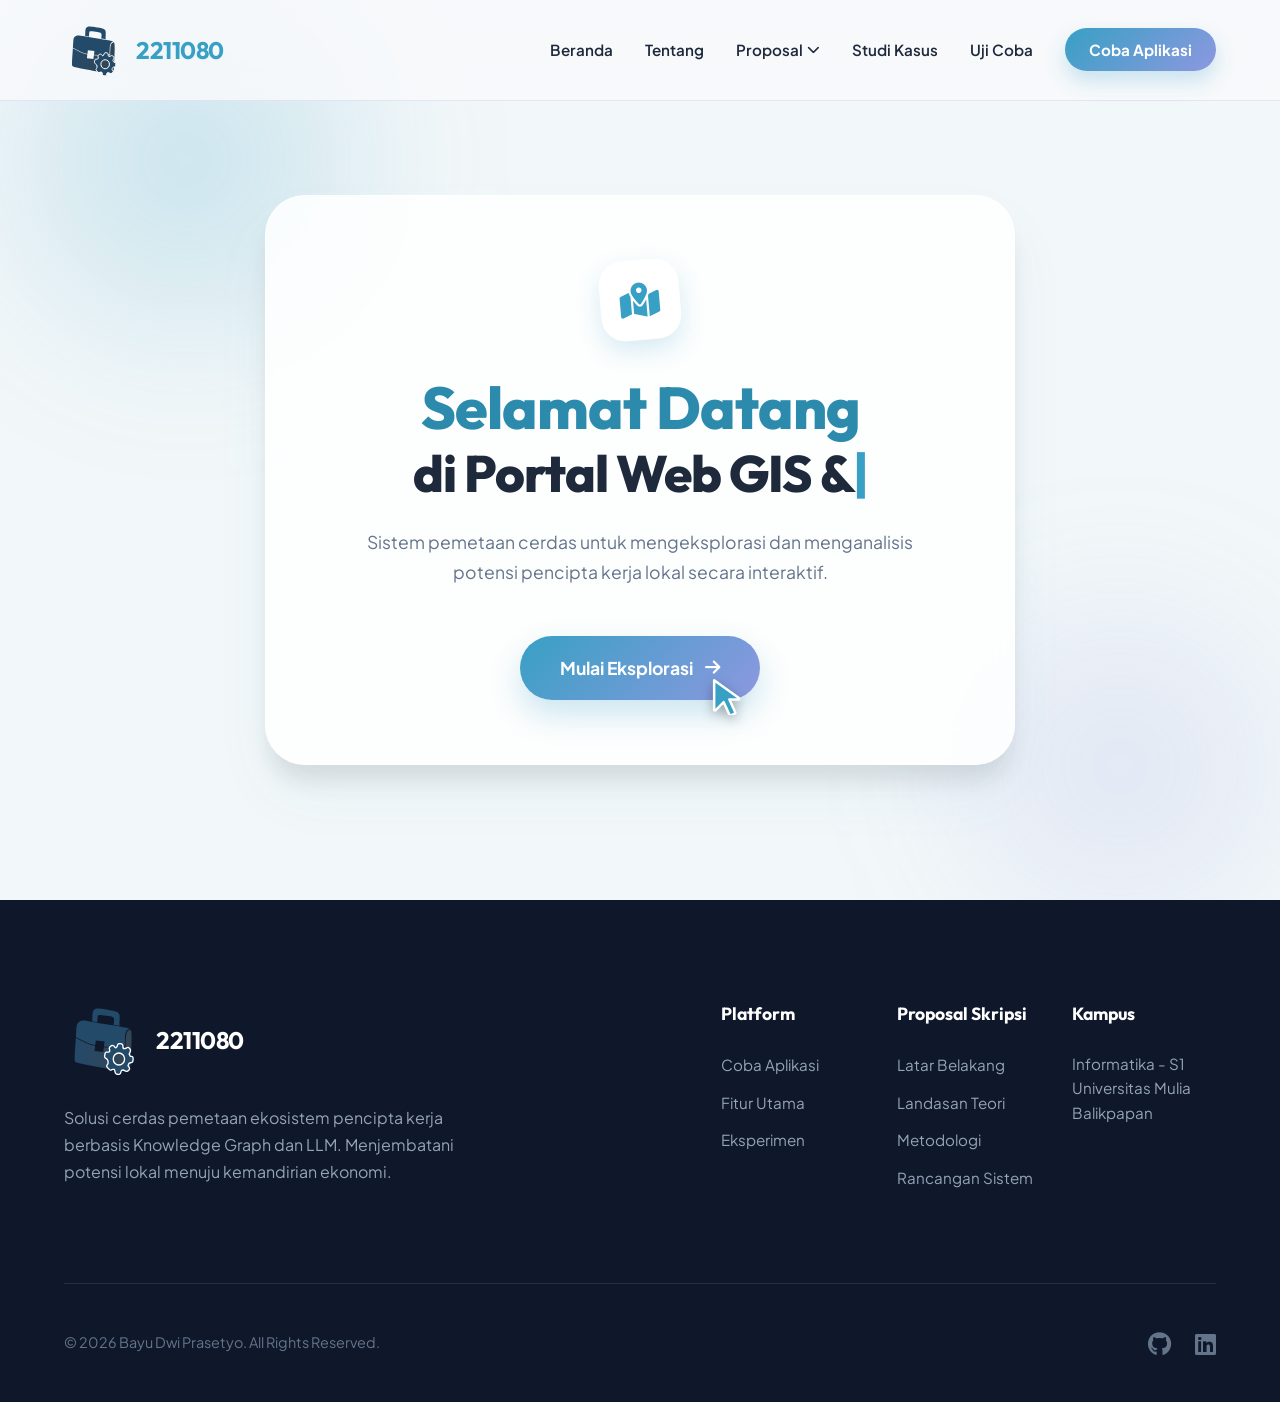
<file: templates/index.html>
<!DOCTYPE html>
<html lang="id">

<head>
    <meta charset="UTF-8">
    <meta name="viewport" content="width=device-width, initial-scale=1.0">
    <title>2211080 — Web GIS & AI Ekosistem Pencipta Kerja</title>
    <link rel="stylesheet" href="/static/css/global.css">
    <link rel="stylesheet" href="/static/css/index.css">
    <link rel="preconnect" href="https://fonts.googleapis.com">
    <link rel="preconnect" href="https://fonts.gstatic.com" crossorigin>
    <link
        href="https://fonts.googleapis.com/css2?family=Outfit:wght@300;400;600;700;800&family=Plus+Jakarta+Sans:wght@400;500;600;700;800&display=swap"
        rel="stylesheet">
    <link rel="stylesheet" href="https://cdnjs.cloudflare.com/ajax/libs/font-awesome/6.4.0/css/all.min.css">
    <link rel="icon" type="image/x-icon" href="/static/favicon.ico">
</head>

<body>
    <!-- Navigation -->
    <nav class="navbar" id="navbar">
        <a href="index.html" class="logo-container">
            <img src="/static/image/logo.svg" alt="Logo" class="logo-img">
            <h1 class="logo-text">2211080</h1>
        </a>

        <div class="mobile-toggle" id="mobile-toggle">
            <span></span>
            <span></span>
            <span></span>
        </div>

        <ul class="nav-menu">
            <li class="nav-item"><a href="beranda.html" class="nav-link">Beranda</a></li>
            <li class="nav-item"><a href="tentang.html" class="nav-link">Tentang</a></li>
            <li class="nav-item">
                <a href="#" class="nav-link">Proposal <i class="fa-solid fa-chevron-down"></i></a>
                <div class="dropdown-content">
                    <a href="beranda.html#latar-belakang" class="dropdown-link">Latar Belakang</a>
                    <a href="beranda.html#tinjauan-pustaka" class="dropdown-link">Tinjauan Pustaka</a>
                    <a href="beranda.html#teori" class="dropdown-link">Teori yang digunakan</a>
                    <a href="beranda.html#metodologi" class="dropdown-link">Metodologi</a>
                    <a href="beranda.html#rancangan" class="dropdown-link">Rancangan Sistem</a>
                </div>
            </li>
            <li class="nav-item"><a href="beranda.html#studi-kasus" class="nav-link">Studi Kasus</a></li>
            <li class="nav-item"><a href="beranda.html#uji-coba" class="nav-link">Uji Coba</a></li>
            <!-- <li class="nav-item"><a href="/auth" class="btn-cta">Coba Aplikasi</a></li> -->
            <li class="nav-item"><a href="soon.html" class="btn-cta">Coba Aplikasi</a></li>
        </ul>
    </nav>

    <!-- Main Hero Splash -->
    <main class="splash-main">
        
        <!-- Subtle Background Blobs -->
        <div class="splash-blob-1"></div>
        <div class="splash-blob-2"></div>

        <!-- Card Container -->
        <div class="splash-card">
            <div class="splash-icon-wrapper">
                <i class="fa-solid fa-map-location-dot"></i>
            </div>

            <h1 class="splash-title">Selamat Datang<br>di Portal Web GIS & AI Ekosistem</h1>
            
            <p class="splash-desc">
                Sistem pemetaan cerdas untuk mengeksplorasi dan menganalisis potensi pencipta kerja lokal secara interaktif.
            </p>

            <div class="splash-btn-group">
                <div class="splash-btn-container">
                    <a href="beranda.html" class="splash-btn splash-btn-primary">
                        Mulai Eksplorasi
                        <i class="fa-solid fa-arrow-right"></i>
                    </a>
                    <!-- Custom Animated Pointer SVG -->
                    <svg class="custom-hand-pointer" viewBox="0 0 24 24" xmlns="http://www.w3.org/2000/svg">
                        <path d="M5.5 3.21V20.8c0 .45.54.67.85.35l4.86-4.86 3.5 7.6c.15.33.54.46.86.31l2.25-1.04c.32-.15.46-.54.31-.86l-3.5-7.6h5.36c.45 0 .67-.54.35-.85L5.5 3.21z" fill="var(--primary)" stroke="white" stroke-width="1.5" stroke-linejoin="round"/>
                    </svg>
                </div>
            </div>
        </div>
    </main>

    <!-- Footer -->
    <footer class="footer-premium dark">
        <div class="footer-container">
            <div class="footer-main">
                <div class="footer-brand-box">
                    <div class="logo-container">
                        <img src="/static/image/logo.svg" alt="Logo" class="logo-img large">
                        <h2 class="logo-text white">2211080</h2>
                    </div>
                    <p class="brand-desc">Solusi cerdas pemetaan ekosistem pencipta kerja berbasis Knowledge Graph dan
                        LLM. Menjembatani potensi lokal menuju kemandirian ekonomi.</p>
                </div>

                <div class="footer-grid">
                    <div class="footer-column">
                        <h4>Platform</h4>
                        <ul>
                            <li><a href="/auth">Coba Aplikasi</a></li>
                            <!-- <li><a href="soon.html">Coba Aplikasi</a></li> -->
                            <li><a href="beranda.html#preview">Fitur Utama</a></li>
                            <li><a href="beranda.html#uji-coba">Eksperimen</a></li>
                        </ul>
                    </div>
                    <div class="footer-column">
                        <h4>Proposal Skripsi</h4>
                        <ul>
                            <li><a href="beranda.html#latar-belakang">Latar Belakang</a></li>
                            <li><a href="beranda.html#teori">Landasan Teori</a></li>
                            <li><a href="beranda.html#metodologi">Metodologi</a></li>
                            <li><a href="beranda.html#rancangan">Rancangan Sistem</a></li>
                        </ul>
                    </div>
                    <div class="footer-column">
                        <h4>Kampus</h4>
                        <p class="campus-text">Informatika - S1<br>Universitas Mulia<br>Balikpapan</p>
                    </div>
                </div>
            </div>

            <div class="footer-bottom">
                <div class="divider"></div>
                <div class="bottom-flex">
                    <p class="copyright">&copy; 2026 Bayu Dwi Prasetyo. All Rights Reserved.</p>
                    <div class="social-icons">
                        <a href="#"><i class="fa-brands fa-github"></i></a>
                        <a href="https://www.linkedin.com/in/bayu-dwi-prasetyo-02918a337" target="_blank" rel="noopener noreferrer"><i class="fa-brands fa-linkedin"></i></a>
                    </div>
                </div>
            </div>
        </div>
    </footer>

    <script src="/static/js/script_global.js"></script>
</body>

</html>
</file>
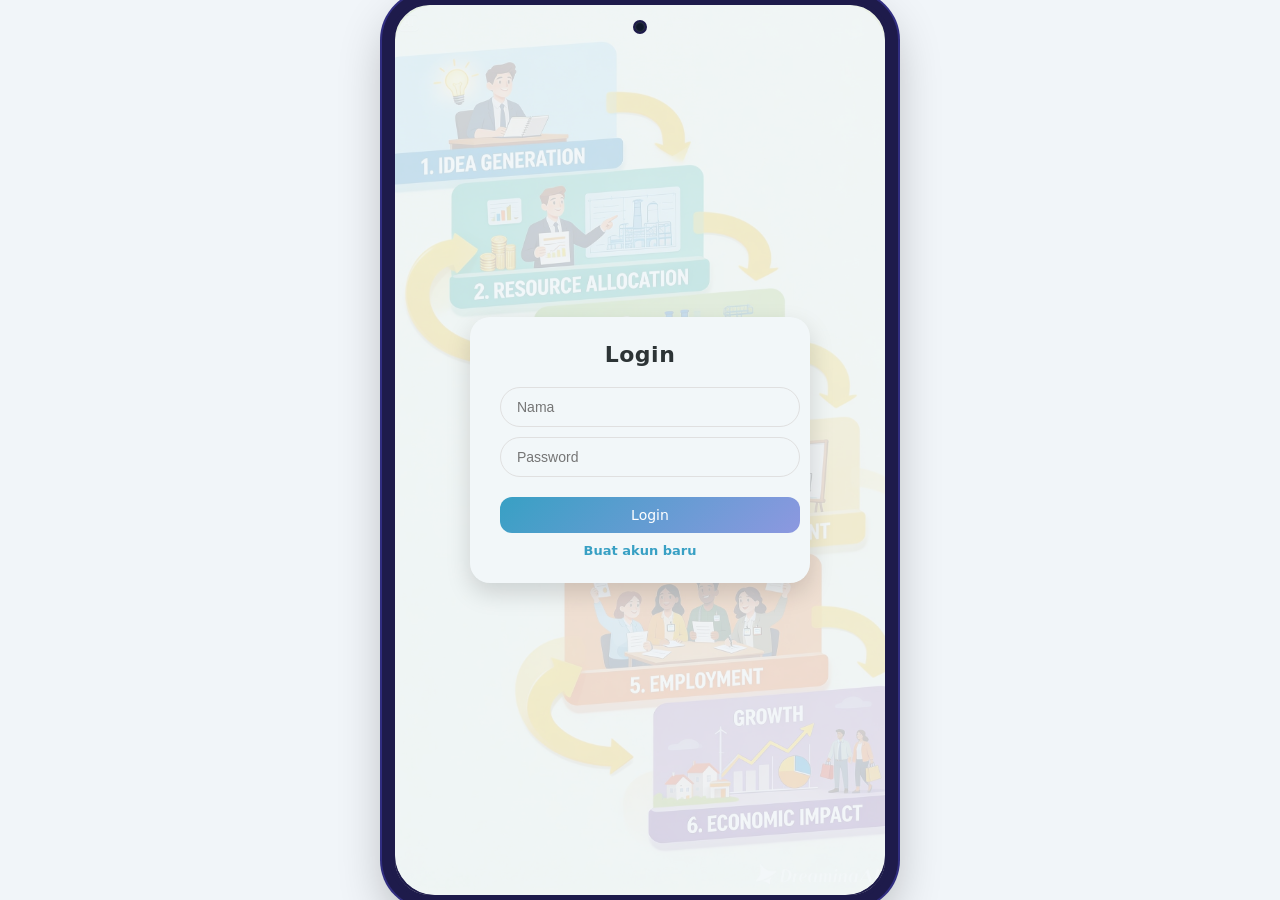
<file: templates/auth.html>
<!doctype html>
<html lang="id">

<head>
  <meta charset="UTF-8" />
  <meta name="viewport" content="width=device-width, initial-scale=1.0" />
  <title>Login Form</title>
  <link rel="stylesheet" href="/static/css/auth.css" />
  <link rel="stylesheet" href="/static/css/notification.css" />

  <link rel="icon" type="image/x-icon" href="/static/image/icon.ico">
</head>

<body>
  <!-- LOGIN USER -->
  <div class="app">
    <div class="form-box" id="loginUser">
      <h2>Login</h2>
      <form action="/login" method="POST">
        <input type="text" name="nama_akun" placeholder="Nama" />
        <input type="password" name="password" placeholder="Password" />

        <button style="width: 100%; margin: 10px">Login</button>
      </form>
      <p style="text-align: center; font-size: 13px">
        <a href="#" onclick="showForm('register')">Buat akun baru</a>
      </p>

    </div>

    <!-- REGISTER -->
    <div class="form-box" id="register" style="display: none">
      <h2>Register</h2>
      <form action="/register" method="POST" enctype="multipart/form-data">
        <input type="text" name="nama_akun" placeholder="Nama Akun" />
        <input type="text" name="nama" placeholder="Nama" />
        <input type="password" name="password" placeholder="Password" />

        <!-- Upload Foto -->
        <div class="multi-upload">
          <!-- Tambahkan ini di dalam div .multi-upload, sebelum label upload -->
          <p style="font-size: 13px; color: #555; margin-bottom: 6px">
            Tambahkan foto profil agar orang berinteraksi dengan Anda
          </p>

          <label class="upload-box-small">
            Upload Foto
            <input type="file" name="foto" accept="image/*" onchange="previewImage(event)" />
          </label>

          <div class="preview-grid" id="preview"></div>
        </div>

        <button style="width: 100%; margin: 10px">Daftar</button>
      </form>

      <p style="text-align: center; font-size: 13px">
        <a href="#" onclick="showForm('loginUser')">Kembali ke Login</a>
      </p>
    </div>


    <div id="loginInvalidAlertOverlay" class="notif-alert-overlay">
      <div class="notif-alert-box">
        <div class="notif-alert-icon">
          <svg width="50" height="50" viewBox="0 0 24 24" fill="none" stroke="white" stroke-width="2.5"
            stroke-linecap="round" stroke-linejoin="round">
            <path d="M10.29 3.86L1.82 18a2 2 0 0 0 1.71 3h16.94a2 2 0 0 0 1.71-3L13.71 3.86a2 2 0 0 0-3.42 0z"></path>
            <line x1="12" y1="9" x2="12" y2="13"></line>
            <line x1="12" y1="17" x2="12.01" y2="17"></line>
          </svg>
        </div>
        <div class="notif-alert-message">
          <h3>Peringatan !!!</h3>
          <p>
            Maaf, nama akun atau password anda salah!
          </p>
        </div>
        <button class="notif-alert-btn" onclick="closeLoginInvalidAlert()">
          Tutup
        </button>
      </div>
    </div>

    <!-- REGISTER ALERT -->
    <div id="registerInvalidAlertOverlay" class="notif-alert-overlay">
      <div class="notif-alert-box">
        <div class="notif-alert-icon">
          <svg width="50" height="50" viewBox="0 0 24 24" fill="none" stroke="white" stroke-width="2.5"
            stroke-linecap="round" stroke-linejoin="round">
            <path d="M10.29 3.86L1.82 18a2 2 0 0 0 1.71 3h16.94a2 2 0 0 0 1.71-3L13.71 3.86a2 2 0 0 0-3.42 0z"></path>
            <line x1="12" y1="9" x2="12" y2="13"></line>
            <line x1="12" y1="17" x2="12.01" y2="17"></line>
          </svg>
        </div>
        <div class="notif-alert-message">
          <h3>Peringatan !!!</h3>
          <p>
            Maaf akun anda tidak terdaftar silahkan klik mendaftar.
          </p>
        </div>
        <button class="notif-alert-btn" onclick="closeRegisterInvalidAlert()">
          Tutup
        </button>
      </div>
    </div>
    <!-- REGISTER FIeLD ALERT -->
    <div id="registerFieldInvalidAlertOverlay" class="notif-alert-overlay">
      <div class="notif-alert-box">
        <div class="notif-alert-icon">
          <svg width="50" height="50" viewBox="0 0 24 24" fill="none" stroke="white" stroke-width="2.5"
            stroke-linecap="round" stroke-linejoin="round">
            <path d="M10.29 3.86L1.82 18a2 2 0 0 0 1.71 3h16.94a2 2 0 0 0 1.71-3L13.71 3.86a2 2 0 0 0-3.42 0z"></path>
            <line x1="12" y1="9" x2="12" y2="13"></line>
            <line x1="12" y1="17" x2="12.01" y2="17"></line>
          </svg>
        </div>
        <div class="notif-alert-message">
          <h3>Peringatan !!!</h3>
          <p>
            Maaf Semua field wajib diisi!
          </p>
        </div>
        <button class="notif-alert-btn" onclick="closeRegisterAccountFieldInvalidAlert()">
          Tutup
        </button>
      </div>
    </div>
    <!-- REGISTER NAME ACCOUNT ALERT -->
    <div id="registerNameInvalidAlertOverlay" class="notif-alert-overlay">
      <div class="notif-alert-box">
        <div class="notif-alert-icon">
          <svg width="50" height="50" viewBox="0 0 24 24" fill="none" stroke="white" stroke-width="2.5"
            stroke-linecap="round" stroke-linejoin="round">
            <path d="M10.29 3.86L1.82 18a2 2 0 0 0 1.71 3h16.94a2 2 0 0 0 1.71-3L13.71 3.86a2 2 0 0 0-3.42 0z"></path>
            <line x1="12" y1="9" x2="12" y2="13"></line>
            <line x1="12" y1="17" x2="12.01" y2="17"></line>
          </svg>
        </div>
        <div class="notif-alert-message">
          <h3>Peringatan !!!</h3>
          <p>
            Maaf Nama akun sudah digunakan!
          </p>
        </div>
        <button class="notif-alert-btn" onclick="closeRegisterNameAccountInvalidAlert()">
          Tutup
        </button>
      </div>
    </div>

    <!-- LOADING -->
    <div id="loader-overlay" style="display: none">
      <div class="loader-box">
        <img src="/static/image/actor/job-creation.svg" class="jc-loader-img" alt="Loading" />
        <div class="loading">Loading<span class="dots"></span></div>
      </div>
    </div>

    <!-- SUCCESS -->
    <div id="success-overlay" style="display: none">
      <div class="message-box">
        <div class="checkmark">
          <svg width="60" height="60" viewBox="0 0 24 24" fill="none" stroke="#4CAF50" stroke-width="3"
            stroke-linecap="round" stroke-linejoin="round">
            <polyline points="20 6 9 17 4 12"></polyline>
          </svg>
        </div>
        <div class="heading">Sukses!</div>
        <div class="content" id="success-message-text">
          Akun berhasil dibuat! Silakan login kembali.
        </div>
      </div>
    </div>
  </div>
</body>
<script>
  function showForm(type) {
    document.getElementById("loginUser").style.display = "none";
    document.getElementById("register").style.display = "none";

    document.getElementById(type).style.display = "block";
  }
  // ambil parameter dari URL
  const params = new URLSearchParams(window.location.search);
  const error = params.get("error");

  // tampilkan alert sesuai kondisi
  if (error === "wrong_password") {
    document.getElementById("loginInvalidAlertOverlay").style.display =
      "flex";
  }

  if (error === "user_not_found") {
    document.getElementById("registerInvalidAlertOverlay").style.display =
      "flex";
  }
  // REGISTER
  if (error === "register_field_invalid") {
    document.getElementById(
      "registerFieldInvalidAlertOverlay",
    ).style.display = "flex";
    showForm("register"); // 🔥 PINDAH KE REGISTER
  }

  if (error === "register_name_used") {
    document.getElementById("registerNameInvalidAlertOverlay").style.display =
      "flex";
    showForm("register"); // 🔥 PINDAH KE REGISTER
  }
  // SUCCESS REGISTER
  if (error === "register_success") {
    document.getElementById("success-overlay").style.display = "flex";

    // auto hilang + redirect ke login
    setTimeout(() => {
      document.getElementById("success-overlay").style.display = "none";
      showForm("loginUser");
    }, 2000);
  }
  function closeLoginInvalidAlert() {
    document.getElementById("loginInvalidAlertOverlay").style.display =
      "none";
  }

  function closeRegisterInvalidAlert() {
    document.getElementById("registerInvalidAlertOverlay").style.display =
      "none";
  }
  function closeRegisterAccountFieldInvalidAlert() {
    document.getElementById(
      "registerFieldInvalidAlertOverlay",
    ).style.display = "none";
  }

  function closeRegisterNameAccountInvalidAlert() {
    document.getElementById("registerNameInvalidAlertOverlay").style.display =
      "none";
  }

  // 🔥 LOADER SAAT SUBMIT FORM
  const forms = document.querySelectorAll("form");

  forms.forEach((form) => {
    form.addEventListener("submit", function () {
      document.getElementById("loader-overlay").style.display = "flex";
    });
  });
  // preview foto
  function previewImage(event) {
    const preview = document.getElementById("preview");
    preview.innerHTML = "";

    const file = event.target.files[0];
    if (file) {
      const reader = new FileReader();
      reader.onload = function (e) {
        const img = document.createElement("img");
        img.src = e.target.result;
        img.classList.add("preview-img");
        preview.appendChild(img);
      };
      reader.readAsDataURL(file);
    }
  }


  const inputAkunList = document.querySelectorAll('input[name="nama_akun"]');

  inputAkunList.forEach((input) => {
    input.addEventListener("blur", function () {
      let val = input.value.trim().toLowerCase();

      if (val && !val.includes("@2211080.com")) {
        input.value = val + "@2211080.com";
      }
    });
  });
</script>

</html>
</file>
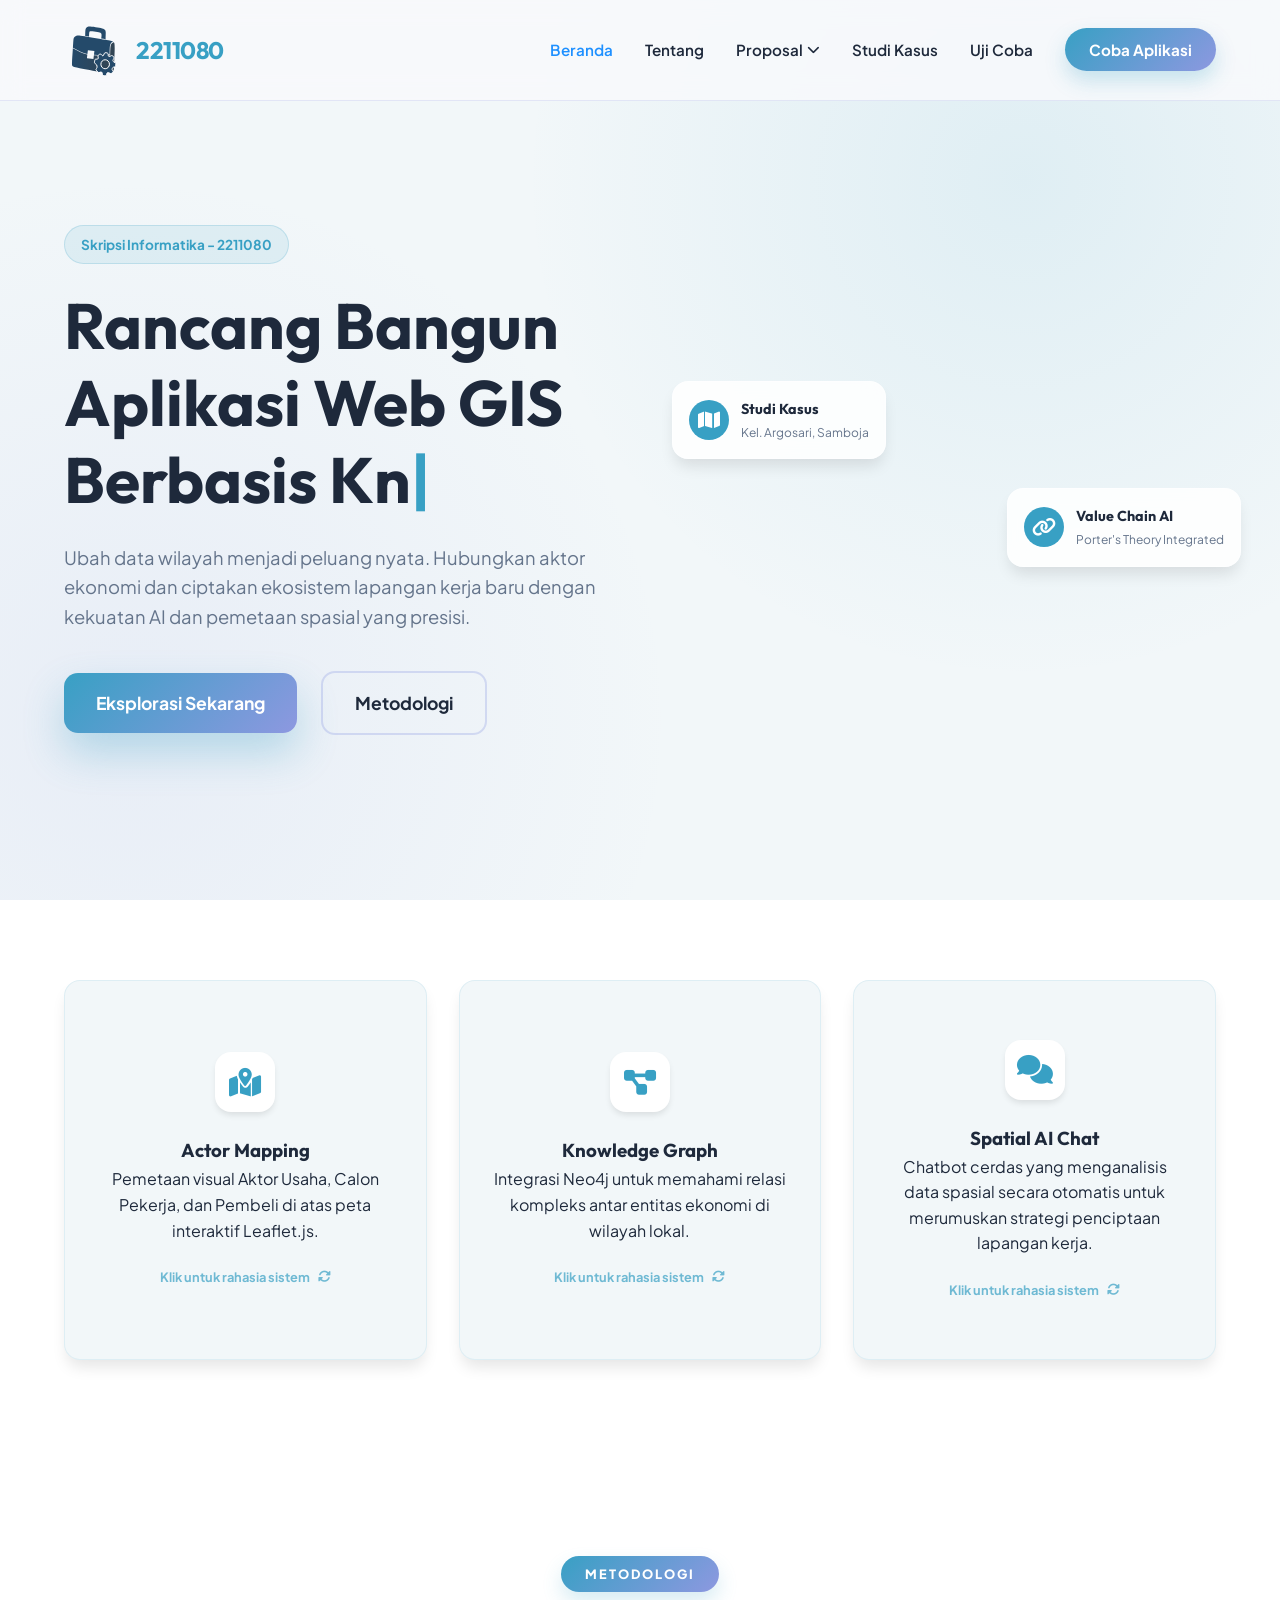
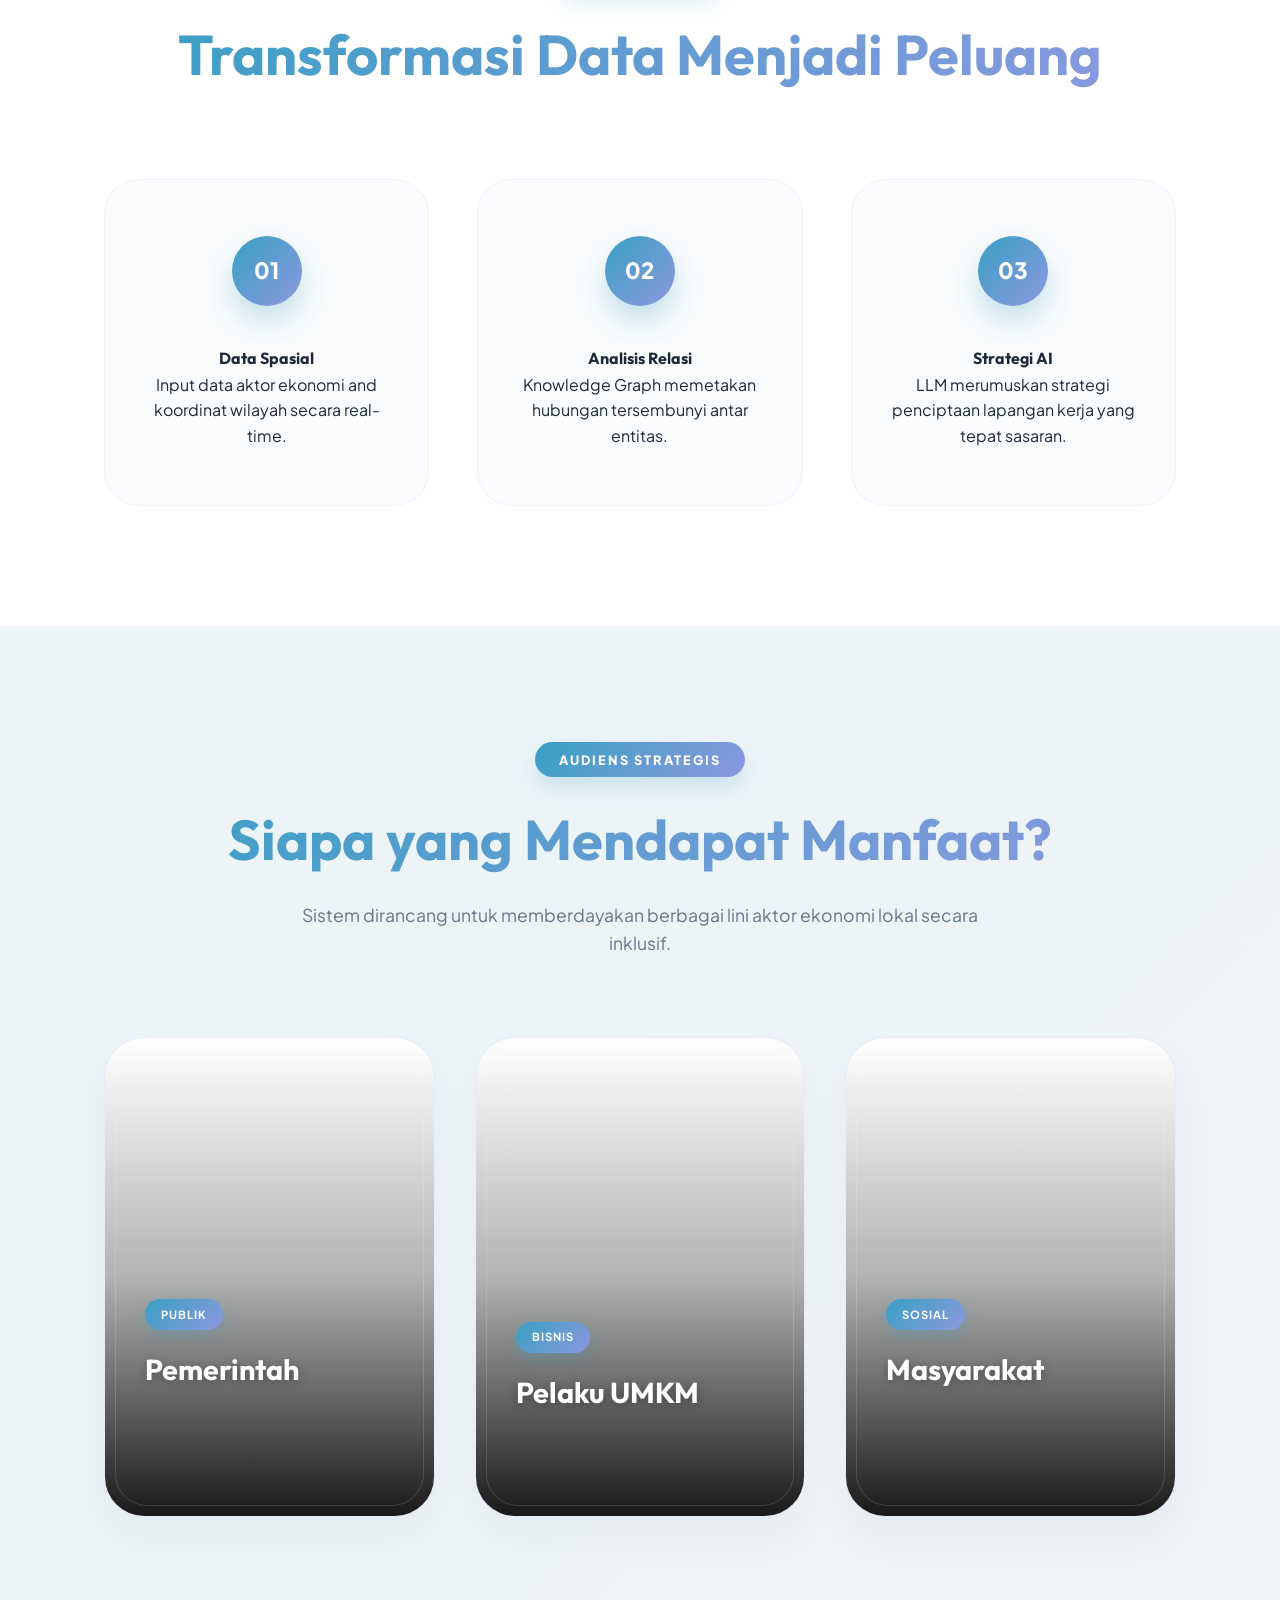
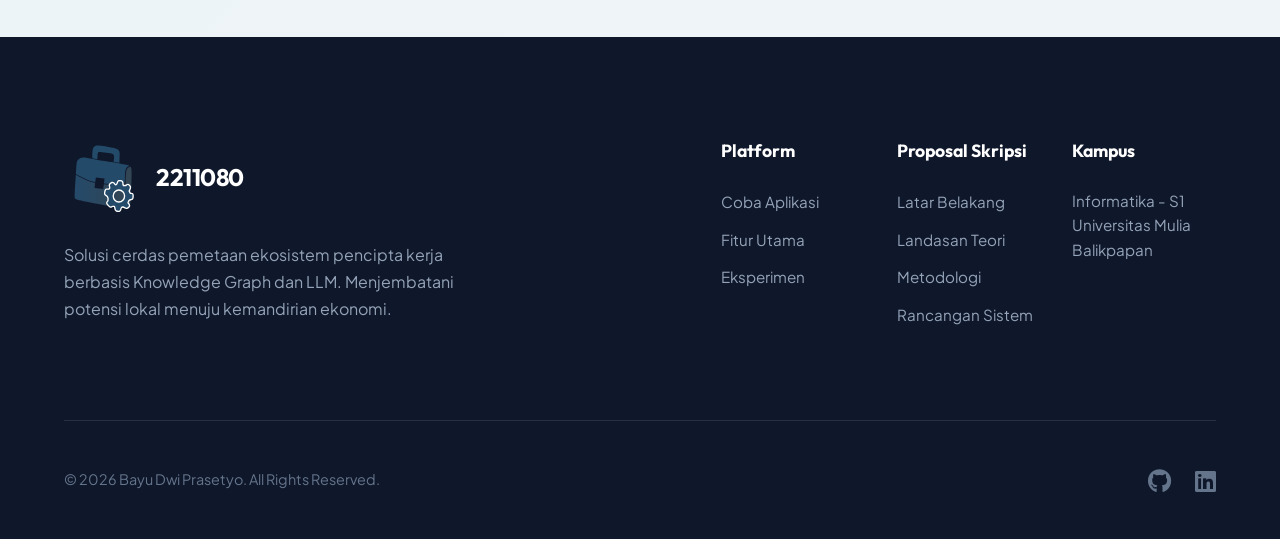
<file: templates/beranda.html>
<!DOCTYPE html>
<html lang="id">

<head>
    <meta charset="UTF-8">
    <meta name="viewport" content="width=device-width, initial-scale=1.0">
    <title>Beranda — Web GIS & AI Ekosistem Pencipta Kerja</title>
    <meta name="description" content="Sistem Informasi Geografis (Web-GIS) berbasis Knowledge Graph dan AI untuk mendeteksi potensi ekonomi daerah dan stimulus lapangan kerja.">
    <meta name="keywords" content="Web-GIS, Skripsi GIS, Spatial Analysis, Ragas, OpenAI, Knowledge Graph, Pemetaan Wilayah, Lapangan Kerja">
    <meta name="author" content="Bayu">
    <meta name="robots" content="index, follow">

    <meta property="og:title" content="Web-GIS Pemetaan Potensi Wilayah & Stimulus Lapangan Kerja">
    <meta property="og:description" content="Analisis data spasial pintar dengan integrasi AI Engine untuk deteksi potensi ekonomi daerah.">
    <meta property="og:url" content="https://2211080.my.id">
    <meta property="og:type" content="website">

    <meta name="google-site-verification" content="vCJeFQlpgcSQGG98Snu_kvD8uGV4nhJtaPNibKlDrok" />
    
    <link rel="stylesheet" href="/static/css/global.css">
    <link rel="stylesheet" href="/static/css/beranda.css">
    <link rel="preconnect" href="https://fonts.googleapis.com">
    <link rel="preconnect" href="https://fonts.gstatic.com" crossorigin>
    <link
        href="https://fonts.googleapis.com/css2?family=Outfit:wght@300;400;600;700;800&family=Plus+Jakarta+Sans:wght@400;500;600;700;800&display=swap"
        rel="stylesheet">
    <link rel="stylesheet" href="https://cdnjs.cloudflare.com/ajax/libs/font-awesome/6.4.0/css/all.min.css">
    <link rel="icon" type="image/x-icon" href="/static/favicon.ico">
</head>

<body>
    <!-- Navigation -->
    <nav class="navbar" id="navbar">
        <a href="index.html" class="logo-container">
            <img src="/static/image/logo.svg" alt="Logo" class="logo-img">
            <h1 class="logo-text">2211080</h1>
        </a>

        <div class="mobile-toggle" id="mobile-toggle">
            <span></span>
            <span></span>
            <span></span>
        </div>

        <ul class="nav-menu">
            <li class="nav-item"><a href="beranda.html" class="nav-link active">Beranda</a></li>
            <li class="nav-item"><a href="tentang.html" class="nav-link">Tentang</a></li>
            <li class="nav-item">
                <a href="#" class="nav-link">Proposal <i class="fa-solid fa-chevron-down"></i></a>
                <div class="dropdown-content">
                    <a href="beranda.html#latar-belakang" class="dropdown-link">Latar Belakang</a>
                    <a href="beranda.html#tinjauan-pustaka" class="dropdown-link">Tinjauan Pustaka</a>
                    <a href="beranda.html#teori" class="dropdown-link">Teori yang digunakan</a>
                    <a href="beranda.html#metodologi" class="dropdown-link">Metodologi</a>
                    <a href="beranda.html#rancangan" class="dropdown-link">Rancangan Sistem</a>
                </div>
            </li>
            <li class="nav-item"><a href="beranda.html#studi-kasus" class="nav-link">Studi Kasus</a></li>
            <li class="nav-item"><a href="beranda.html#uji-coba" class="nav-link">Uji Coba</a></li>
            <!-- <li class="nav-item"><a href="/auth" class="btn-cta">Coba Aplikasi</a></li> -->
            <li class="nav-item"><a href="soon.html" class="btn-cta">Coba Aplikasi</a></li>
        </ul>
    </nav>

    <!-- Hero Section -->
    <header class="hero">
        <div class="hero-container">
            <div class="hero-content">
                <span class="hero-badge">Skripsi Informatika - 2211080</span>
                <h1 class="hero-title">
                    Rancang Bangun Aplikasi <span class="gradient-text">Web GIS</span> Berbasis Knowledge Graph dan LLM
                </h1>
                <p class="hero-description">
                    Ubah data wilayah menjadi peluang nyata. Hubungkan aktor ekonomi dan ciptakan ekosistem lapangan
                    kerja baru dengan kekuatan AI dan pemetaan spasial yang presisi.
                </p>
                <div class="hero-actions">
                    <!-- <a href="/auth" class="btn-hero-primary">Eksplorasi Sekarang</a> -->
                    <a href="soon.html" class="btn-hero-primary">Eksplorasi Sekarang</a>
                    <a href="#preview" class="btn-hero-outline">Metodologi</a>
                </div>
            </div>

            <div class="hero-visual">
                <div class="hero-img-wrapper transparent">
                    <video autoplay loop muted playsinline class="hero-video">
                        <source src="/static/image/home.mp4" type="video/mp4">
                        Your browser does not support the video tag.
                    </video>
                </div>
                <!-- Floating Info Cards -->
                <div class="floating-card card-1">
                    <div class="icon"><i class="fa-solid fa-map"></i></div>
                    <div class="info">
                        <h4>Studi Kasus</h4>
                        <p>Kel. Argosari, Samboja</p>
                    </div>
                </div>
                <div class="floating-card card-2">
                    <div class="icon"><i class="fa-solid fa-link"></i></div>
                    <div class="info">
                        <h4>Value Chain AI</h4>
                        <p>Porter's Theory Integrated</p>
                    </div>
                </div>
            </div>
        </div>
    </header>

    <!-- Home Features Preview -->
    <section class="features-preview" id="preview">
        <div class="preview-grid">
            <div class="feature-mini-card">
                <div class="card-inner">
                    <div class="card-front">
                        <div class="icon-box"><i class="fa-solid fa-map-location-dot"></i></div>
                        <h3>Actor Mapping</h3>
                        <p>Pemetaan visual Aktor Usaha, Calon Pekerja, dan Pembeli di atas peta interaktif Leaflet.js.
                        </p>
                        <span class="tap-hint">Klik untuk rahasia sistem <i class="fa-solid fa-rotate"></i></span>
                    </div>
                    <div class="card-back">
                        <div class="back-icon"><i class="fa-solid fa-microchip"></i></div>
                        <h3>Cara Kerja</h3>
                        <ul class="mechanism-list">
                            <li><i class="fa-solid fa-check"></i> Integrasi Teknologi Web GIS</li>
                            <li><i class="fa-solid fa-check"></i> Sinkronisasi otomatis ke peta</li>
                            <li><i class="fa-solid fa-check"></i> Hubungkan aktor ekonomi</li>
                        </ul>
                        <p class="back-footer">Data diolah secara presisi untuk wilayah Argosari.</p>
                    </div>
                </div>
            </div>
            <div class="feature-mini-card">
                <div class="card-inner">
                    <div class="card-front">
                        <div class="icon-box"><i class="fa-solid fa-diagram-project"></i></div>
                        <h3>Knowledge Graph</h3>
                        <p>Integrasi Neo4j untuk memahami relasi kompleks antar entitas ekonomi di wilayah lokal.</p>
                        <span class="tap-hint">Klik untuk rahasia sistem <i class="fa-solid fa-rotate"></i></span>
                    </div>
                    <div class="card-back">
                        <div class="back-icon"><i class="fa-solid fa-network-wired"></i></div>
                        <h3>Cara Kerja</h3>
                        <ul class="mechanism-list">
                            <li><i class="fa-solid fa-check"></i> Petakan hubungan antar bisnis</li>
                            <li><i class="fa-solid fa-check"></i> Analisis potensi yang hilang</li>
                            <li><i class="fa-solid fa-check"></i> Rekomendasi kolaborasi lokal</li>
                        </ul>
                        <p class="back-footer">Menggunakan basis data grafik tercanggih.</p>
                    </div>
                </div>
            </div>
            <div class="feature-mini-card">
                <div class="card-inner">
                    <div class="card-front">
                        <div class="icon-box"><i class="fa-solid fa-comments"></i></div>
                        <h3>Spatial AI Chat</h3>
                        <p>Chatbot cerdas yang menganalisis data spasial secara otomatis untuk merumuskan strategi
                            penciptaan lapangan kerja.</p>
                        <span class="tap-hint">Klik untuk rahasia sistem <i class="fa-solid fa-rotate"></i></span>
                    </div>
                    <div class="card-back">
                        <div class="back-icon"><i class="fa-solid fa-robot"></i></div>
                        <h3>Cara Kerja</h3>
                        <ul class="mechanism-list">
                            <li><i class="fa-solid fa-check"></i> Implementasi LLM (GPT-4)</li>
                            <li><i class="fa-solid fa-check"></i> Saran bisnis berbasis wilayah</li>
                            <li><i class="fa-solid fa-check"></i> Konsultasi cerdas 24/7</li>
                        </ul>
                        <p class="back-footer">Ditenagai oleh teknologi kecerdasan buatan.</p>
                    </div>
                </div>
            </div>
        </div>
    </section>

    <!-- Workflow Section -->
    <section class="workflow-section" id="workflow">
        <div class="section-container">
            <div class="section-header">
                <span class="section-badge">Metodologi</span>
                <h2 class="section-title">Transformasi Data Menjadi Peluang</h2>
            </div>
            <div class="workflow-grid">
                <div class="workflow-step">
                    <div class="step-num">01</div>
                    <div class="step-content">
                        <h4>Data Spasial</h4>
                        <p>Input data aktor ekonomi and koordinat wilayah secara real-time.</p>
                    </div>
                </div>
                <div class="workflow-step">
                    <div class="step-num">02</div>
                    <div class="step-content">
                        <h4>Analisis Relasi</h4>
                        <p>Knowledge Graph memetakan hubungan tersembunyi antar entitas.</p>
                    </div>
                </div>
                <div class="workflow-step">
                    <div class="step-num">03</div>
                    <div class="step-content">
                        <h4>Strategi AI</h4>
                        <p>LLM merumuskan strategi penciptaan lapangan kerja yang tepat sasaran.</p>
                    </div>
                </div>
            </div>
        </div>
    </section>

    <!-- Target Users Section -->
    <section class="target-users" id="target">
        <div class="section-container">
            <div class="section-header">
                <span class="section-badge">Audiens Strategis</span>
                <h2 class="section-title">Siapa yang Mendapat Manfaat?</h2>
                <p class="section-subtitle">Sistem dirancang untuk memberdayakan berbagai lini aktor ekonomi lokal
                    secara inklusif.</p>
            </div>
            <div class="users-grid">
                <div class="user-card creative">
                    <div class="user-img-container">
                        <video autoplay loop muted playsinline class="user-video-bg">
                            <source src="/static/image/gov_indo.mp4" type="video/mp4">
                        </video>
                        <div class="card-overlay"></div>
                    </div>
                    <div class="user-content-box">
                        <div class="user-label-tag">Publik</div>
                        <h3>Pemerintah</h3>
                        <p>Kebijakan ekonomi berbasis data spasial yang akurat untuk pembangunan wilayah di Indonesia.
                        </p>
                    </div>
                </div>

                <div class="user-card creative">
                    <div class="user-img-container">
                        <video autoplay loop muted playsinline class="user-video-bg">
                            <source src="/static/image/umkm_indo.mp4" type="video/mp4">
                        </video>
                        <div class="card-overlay"></div>
                    </div>
                    <div class="user-content-box">
                        <div class="user-label-tag">Bisnis</div>
                        <h3>Pelaku UMKM</h3>
                        <p>Menemukan rantai pasok dan mitra bisnis baru di ekosistem lokal secara digital.</p>
                    </div>
                </div>

                <div class="user-card creative">
                    <div class="user-img-container">
                        <video autoplay loop muted playsinline class="user-video-bg">
                            <source src="/static/image/masyarakat_indo.mp4" type="video/mp4">
                        </video>
                        <div class="card-overlay"></div>
                    </div>
                    <div class="user-content-box">
                        <div class="user-label-tag">Sosial</div>
                        <h3>Masyarakat</h3>
                        <p>Mempermudah masyarakat dalam menemukan peluang kerja dan potensi usaha baru secara mandiri di
                            wilayah sekitar.</p>
                    </div>
                </div>
            </div>
        </div>
    </section>

    <!-- Footer -->
    <footer class="footer-premium dark">
        <div class="footer-container">
            <div class="footer-main">
                <div class="footer-brand-box">
                    <div class="logo-container">
                        <img src="/static/image/logo.svg" alt="Logo" class="logo-img large">
                        <h2 class="logo-text white">2211080</h2>
                    </div>
                    <p class="brand-desc">Solusi cerdas pemetaan ekosistem pencipta kerja berbasis Knowledge Graph dan
                        LLM. Menjembatani potensi lokal menuju kemandirian ekonomi.</p>
                </div>

                <div class="footer-grid">
                    <div class="footer-column">
                        <h4>Platform</h4>
                        <ul>
                            <!-- <li><a href="/auth">Coba Aplikasi</a></li> -->
                            <li><a href="soon.html">Coba Aplikasi</a></li>
                            <li><a href="beranda.html#preview">Fitur Utama</a></li>
                            <li><a href="beranda.html#uji-coba">Eksperimen</a></li>
                        </ul>
                    </div>
                    <div class="footer-column">
                        <h4>Proposal Skripsi</h4>
                        <ul>
                            <li><a href="beranda.html#latar-belakang">Latar Belakang</a></li>
                            <li><a href="beranda.html#teori">Landasan Teori</a></li>
                            <li><a href="beranda.html#metodologi">Metodologi</a></li>
                            <li><a href="beranda.html#rancangan">Rancangan Sistem</a></li>
                        </ul>
                    </div>
                    <div class="footer-column">
                        <h4>Kampus</h4>
                        <p class="campus-text">Informatika - S1<br>Universitas Mulia<br>Balikpapan</p>
                    </div>
                </div>
            </div>

            <div class="footer-bottom">
                <div class="divider"></div>
                <div class="bottom-flex">
                    <p class="copyright">&copy; 2026 Bayu Dwi Prasetyo. All Rights Reserved.</p>
                    <div class="social-icons">
                        <a href="#"><i class="fa-brands fa-github"></i></a>
                        <a href="https://www.linkedin.com/in/bayu-dwi-prasetyo-02918a337" target="_blank" rel="noopener noreferrer"><i class="fa-brands fa-linkedin"></i></a>
                    </div>
                </div>
            </div>
        </div>
    </footer>

    <script src="/static/js/script_global.js"></script>
</body>

</html>
</file>
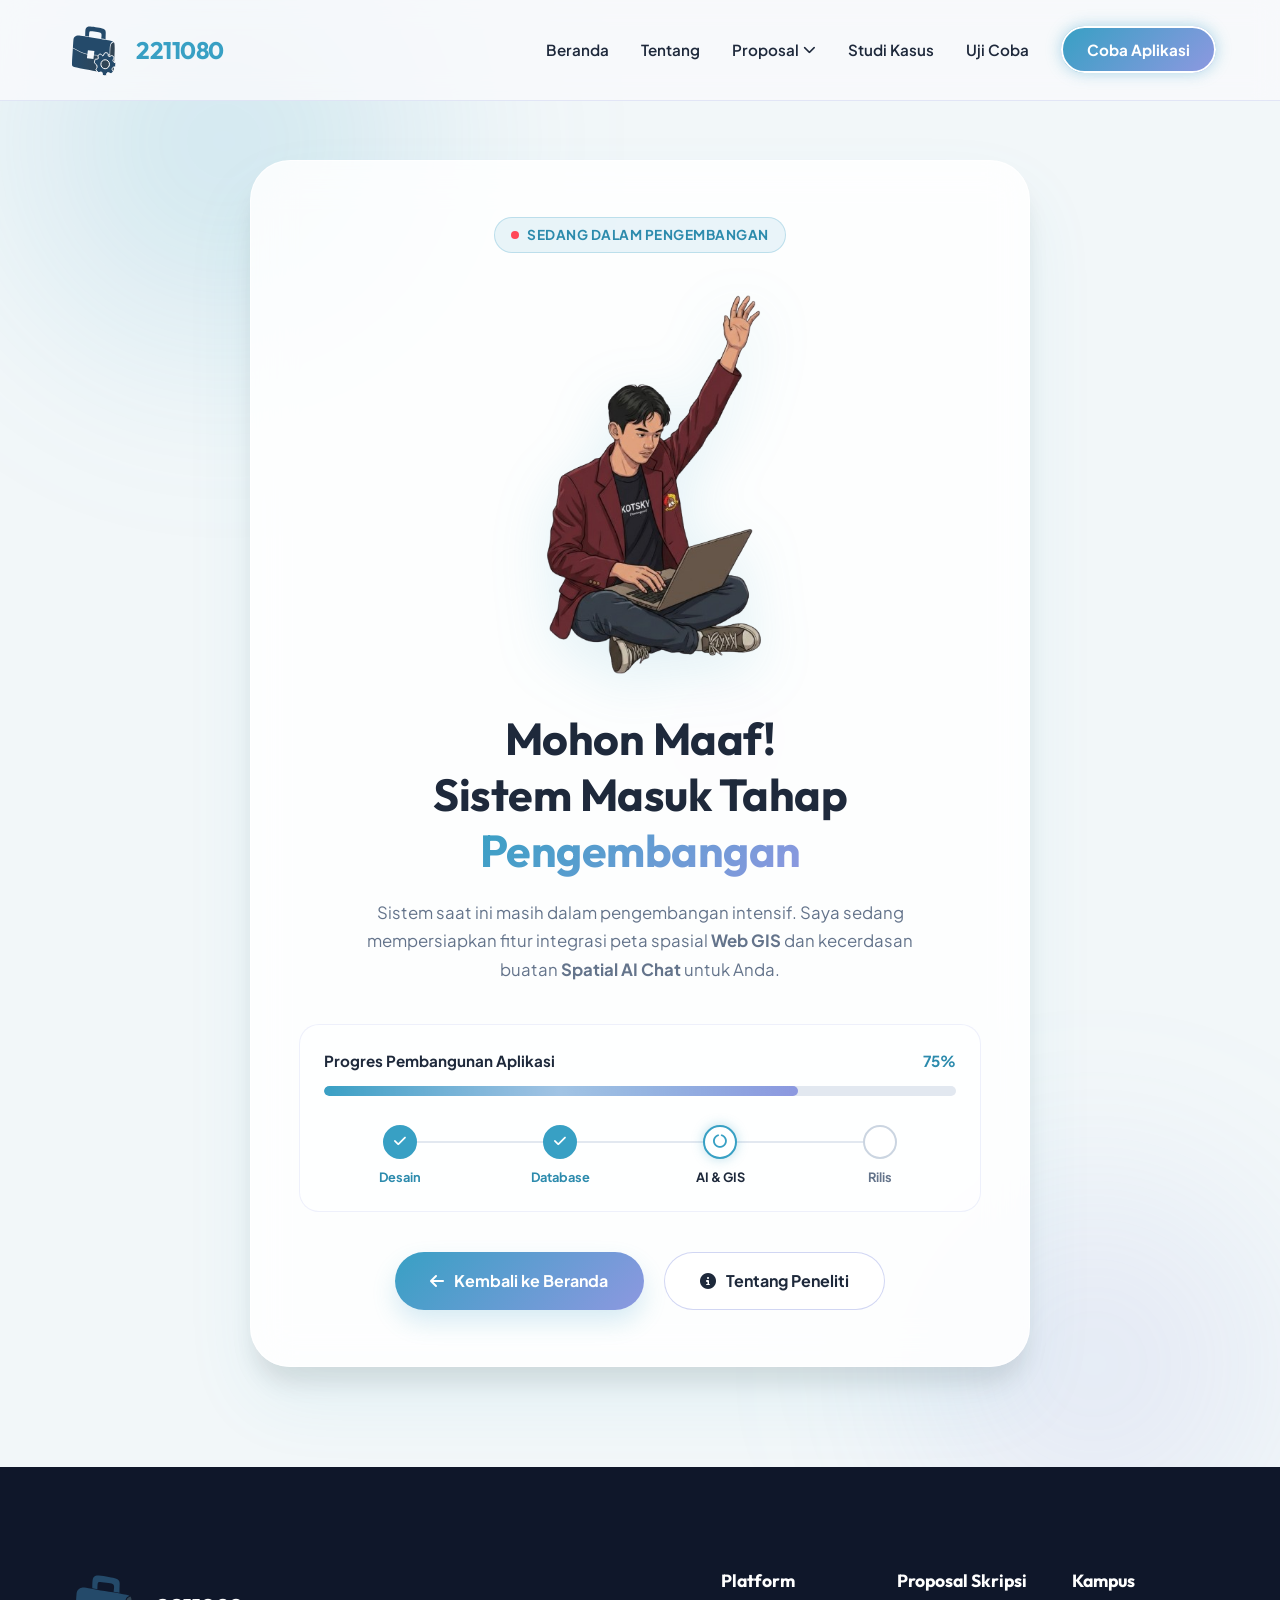
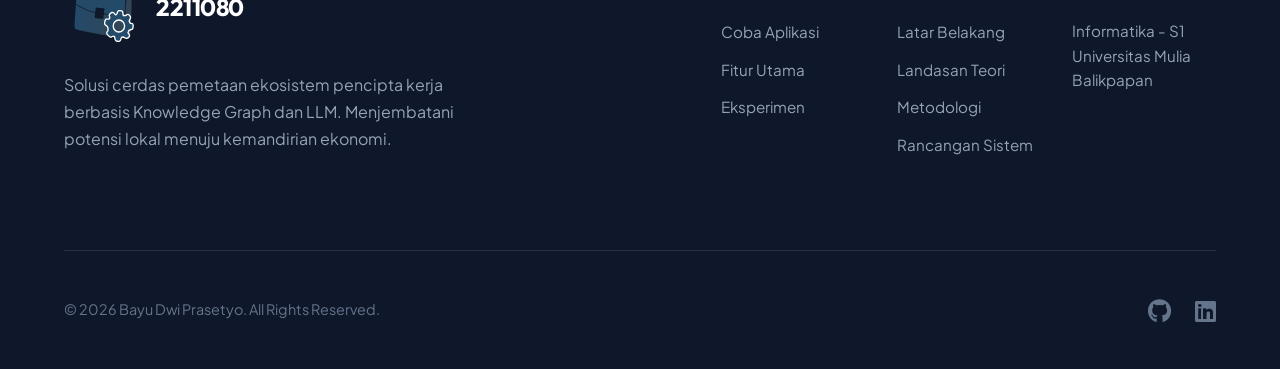
<file: templates/soon.html>
<!DOCTYPE html>
<html lang="id">

<head>
    <meta charset="UTF-8">
    <meta name="viewport" content="width=device-width, initial-scale=1.0">
    <title>Dalam Pengembangan — Web GIS & AI Ekosistem</title>
    <link rel="stylesheet" href="/static/css/global.css">
    <link rel="stylesheet" href="/static/css/soon.css">
    <link rel="preconnect" href="https://fonts.googleapis.com">
    <link rel="preconnect" href="https://fonts.gstatic.com" crossorigin>
    <link
        href="https://fonts.googleapis.com/css2?family=Outfit:wght@300;400;600;700;800&family=Plus+Jakarta+Sans:wght@400;500;600;700;800&display=swap"
        rel="stylesheet">
    <link rel="stylesheet" href="https://cdnjs.cloudflare.com/ajax/libs/font-awesome/6.4.0/css/all.min.css">
    <link rel="icon" type="image/x-icon" href="/static/favicon.ico">
</head>

<body>
    <!-- Navigation -->
    <nav class="navbar" id="navbar">
        <a href="index.html" class="logo-container">
            <img src="/static/image/logo.svg" alt="Logo" class="logo-img">
            <h1 class="logo-text">2211080</h1>
        </a>

        <div class="mobile-toggle" id="mobile-toggle">
            <span></span>
            <span></span>
            <span></span>
        </div>

        <ul class="nav-menu">
            <li class="nav-item"><a href="beranda.html" class="nav-link">Beranda</a></li>
            <li class="nav-item"><a href="tentang.html" class="nav-link">Tentang</a></li>
            <li class="nav-item">
                <a href="#" class="nav-link">Proposal <i class="fa-solid fa-chevron-down"></i></a>
                <div class="dropdown-content">
                    <a href="beranda.html#latar-belakang" class="dropdown-link">Latar Belakang</a>
                    <a href="beranda.html#tinjauan-pustaka" class="dropdown-link">Tinjauan Pustaka</a>
                    <a href="beranda.html#teori" class="dropdown-link">Teori yang digunakan</a>
                    <a href="beranda.html#metodologi" class="dropdown-link">Metodologi</a>
                    <a href="beranda.html#rancangan" class="dropdown-link">Rancangan Sistem</a>
                </div>
            </li>
            <li class="nav-item"><a href="beranda.html#studi-kasus" class="nav-link">Studi Kasus</a></li>
            <li class="nav-item"><a href="beranda.html#uji-coba" class="nav-link">Uji Coba</a></li>
            <li class="nav-item"><a href="soon.html" class="btn-cta active-cta">Coba Aplikasi</a></li>
        </ul>
    </nav>

    <!-- Main Content -->
    <main class="soon-main">
        <!-- Background Blobs for Visual Aesthetics -->
        <div class="soon-blob-1"></div>
        <div class="soon-blob-2"></div>
        <div class="soon-blob-3"></div>

        <!-- Glassmorphism Card -->
        <div class="soon-card">
            <div class="soon-badge">
                <span class="pulse-dot"></span>
                <span>Sedang Dalam Pengembangan</span>
            </div>

            <div class="soon-img-container">
                <img src="/static/image/soon.png" alt="Sedang Dalam Pengembangan" class="soon-img">
            </div>

            <h1 class="soon-title">Mohon Maaf!<br>Sistem Masuk Tahap <span class="gradient-text">Pengembangan</span>
            </h1>

            <p class="soon-desc">
                Sistem saat ini masih dalam pengembangan intensif. Saya sedang mempersiapkan fitur integrasi peta
                spasial <strong>Web GIS</strong> dan kecerdasan buatan <strong>Spatial AI Chat</strong> untuk Anda.
            </p>

            <!-- Progress Bar / Roadmap -->
            <div class="soon-progress-container">
                <div class="soon-progress-header">
                    <span>Progres Pembangunan Aplikasi</span>
                    <span class="progress-percentage">75%</span>
                </div>
                <div class="soon-progress-bar">
                    <div class="soon-progress-fill"></div>
                </div>
                <div class="soon-roadmap">
                    <div class="roadmap-step done">
                        <div class="roadmap-dot"><i class="fa-solid fa-check"></i></div>
                        <span>Desain</span>
                    </div>
                    <div class="roadmap-step done">
                        <div class="roadmap-dot"><i class="fa-solid fa-check"></i></div>
                        <span>Database</span>
                    </div>
                    <div class="roadmap-step active">
                        <div class="roadmap-dot"><i class="fa-solid fa-circle-notch fa-spin"></i></div>
                        <span>AI & GIS</span>
                    </div>
                    <div class="roadmap-step">
                        <div class="roadmap-dot"></div>
                        <span>Rilis</span>
                    </div>
                </div>
            </div>

            <div class="soon-btn-group">
                <a href="beranda.html" class="soon-btn soon-btn-primary">
                    <i class="fa-solid fa-arrow-left"></i>
                    Kembali ke Beranda
                </a>
                <a href="tentang.html" class="soon-btn soon-btn-outline">
                    <i class="fa-solid fa-circle-info"></i>
                    Tentang Peneliti
                </a>
            </div>
        </div>
    </main>

    <!-- Footer -->
    <footer class="footer-premium dark">
        <div class="footer-container">
            <div class="footer-main">
                <div class="footer-brand-box">
                    <div class="logo-container">
                        <img src="/static/image/logo.svg" alt="Logo" class="logo-img large">
                        <h2 class="logo-text white">2211080</h2>
                    </div>
                    <p class="brand-desc">Solusi cerdas pemetaan ekosistem pencipta kerja berbasis Knowledge Graph dan
                        LLM. Menjembatani potensi lokal menuju kemandirian ekonomi.</p>
                </div>

                <div class="footer-grid">
                    <div class="footer-column">
                        <h4>Platform</h4>
                        <ul>
                            <li><a href="soon.html">Coba Aplikasi</a></li>
                            <li><a href="beranda.html#preview">Fitur Utama</a></li>
                            <li><a href="beranda.html#uji-coba">Eksperimen</a></li>
                        </ul>
                    </div>
                    <div class="footer-column">
                        <h4>Proposal Skripsi</h4>
                        <ul>
                            <li><a href="beranda.html#latar-belakang">Latar Belakang</a></li>
                            <li><a href="beranda.html#teori">Landasan Teori</a></li>
                            <li><a href="beranda.html#metodologi">Metodologi</a></li>
                            <li><a href="beranda.html#rancangan">Rancangan Sistem</a></li>
                        </ul>
                    </div>
                    <div class="footer-column">
                        <h4>Kampus</h4>
                        <p class="campus-text">Informatika - S1<br>Universitas Mulia<br>Balikpapan</p>
                    </div>
                </div>
            </div>

            <div class="footer-bottom">
                <div class="divider"></div>
                <div class="bottom-flex">
                    <p class="copyright">&copy; 2026 Bayu Dwi Prasetyo. All Rights Reserved.</p>
                    <div class="social-icons">
                        <a href="#"><i class="fa-brands fa-github"></i></a>
                        <a href="https://www.linkedin.com/in/bayu-dwi-prasetyo-02918a337" target="_blank"
                            rel="noopener noreferrer"><i class="fa-brands fa-linkedin"></i></a>
                    </div>
                </div>
            </div>
        </div>
    </footer>

    <script src="/static/js/script_global.js"></script>
</body>

</html>
</file>
<file: static/css/global.css>
:root {
    --primary: #38a0c4;
    --primary-dark: #2c8bad;
    --primary-light: #a8d1e0;
    --secondary: #8d98e0;
    --secondary-dark: #7a85c9;
    --accent: #ff4757;
    --bg-light: #f8fafc;
    --bg-page: #f2f7f9;
    --bg-card: rgba(255, 255, 255, 0.85);
    --text-main: #1e293b;
    --text-dim: #64748b;
    --nav-bg: rgba(248, 250, 252, 0.85);
    --shadow-sm: 0 4px 6px -1px rgba(0, 0, 0, 0.1);
    --shadow-md: 0 10px 15px -3px rgba(0, 0, 0, 0.1);
    --shadow-lg: 0 20px 25px -5px rgba(0, 0, 0, 0.1);
    --gradient-primary: linear-gradient(135deg, #38a0c4 0%, #8d98e0 100%);
    --radius-lg: 24px;
    --radius-md: 16px;
    --transition: all 0.3s cubic-bezier(0.4, 0, 0.2, 1);
}

* {
    margin: 0;
    padding: 0;
    box-sizing: border-box;
}

/* GLOBAL SCROLLBAR */
::-webkit-scrollbar {
    width: 10px;
    height: 10px;
}

::-webkit-scrollbar-track {
    background: rgba(141, 152, 224, 0.05);
    border-radius: 99px;
}

::-webkit-scrollbar-thumb {
    background: var(--secondary);
    border-radius: 99px;
    border: 2px solid transparent;
    background-clip: padding-box;
}

::-webkit-scrollbar-thumb:hover {
    background: var(--primary);
    background-clip: padding-box;
}

html,
body {
    overflow-x: hidden;
    width: 100%;
}

body.no-scroll {
    overflow: hidden;
}

body {
    font-family: 'Plus Jakarta Sans', system-ui, -apple-system, sans-serif;
    background-color: var(--bg-page);
    color: var(--text-main);
    line-height: 1.6;
}

h1,
h2,
h3,
h4,
.logo-text {
    font-family: 'Outfit', sans-serif;
    font-weight: 700;
}

/* NAVBAR */
.navbar {
    display: flex;
    justify-content: space-between;
    align-items: center;
    padding: 1.25rem 5%;
    position: fixed;
    top: 0;
    left: 0;
    right: 0;
    z-index: 1000;
    background: var(--nav-bg);
    backdrop-filter: blur(12px);
    -webkit-backdrop-filter: blur(12px);
    border-bottom: 1px solid rgba(141, 152, 224, 0.2);
    transition: var(--transition);
    width: 100%;
}

.navbar.scrolled {
    padding: 0.75rem 5%;
    box-shadow: var(--shadow-md);
}

.logo-container {
    display: flex;
    align-items: center;
    gap: 12px;
    text-decoration: none;
}

.logo-img {
    width: 60px;
    height: 60px;
}

.logo-img.large {
    width: 80px;
    height: 80px;
}

.logo-text {
    font-size: 1.5rem;
    color: var(--primary);
    letter-spacing: -0.5px;
}

.logo-text span {
    color: var(--secondary);
    font-weight: 400;
}

.nav-menu {
    display: flex;
    align-items: center;
    gap: 2rem;
}

.nav-item {
    position: relative;
    list-style: none;
}

.nav-link {
    text-decoration: none;
    color: var(--text-main);
    font-weight: 600;
    font-size: 0.95rem;
    transition: var(--transition);
    display: flex;
    align-items: center;
    gap: 4px;
}

.nav-link:hover,
.nav-link.active {
    color: #1e90ff;
}

.nav-link i {
    font-size: 0.8rem;
    transition: var(--transition);
}

/* Dropdown */
.dropdown-content {
    position: absolute;
    top: 100%;
    left: 50%;
    transform: translateX(-50%) translateY(10px);
    background: white;
    min-width: 220px;
    border-radius: var(--radius-md);
    box-shadow: var(--shadow-lg);
    padding: 0.75rem;
    opacity: 0;
    visibility: hidden;
    transition: var(--transition);
    border: 1px solid rgba(141, 152, 224, 0.1);
}

.nav-item:hover .dropdown-content {
    opacity: 1;
    visibility: visible;
    transform: translateX(-50%) translateY(0);
}

.nav-item:hover .nav-link i {
    transform: rotate(180deg);
}

.dropdown-link {
    display: block;
    padding: 0.75rem 1rem;
    text-decoration: none;
    color: var(--text-dim);
    font-size: 0.9rem;
    font-weight: 500;
    border-radius: 8px;
    transition: var(--transition);
}

.dropdown-link:hover {
    background: rgba(56, 160, 196, 0.1);
    color: var(--primary);
    padding-left: 1.25rem;
}

.btn-cta {
    background: var(--gradient-primary);
    color: white;
    padding: 0.75rem 1.5rem;
    border-radius: 50px;
    text-decoration: none;
    font-weight: 700;
    font-size: 0.95rem;
    box-shadow: 0 10px 20px rgba(56, 160, 196, 0.25);
    transition: var(--transition);
}

.btn-cta:hover {
    transform: translateY(-2px);
    box-shadow: 0 15px 30px rgba(56, 160, 196, 0.35);
}

/* MOBILE NAV */
.mobile-toggle {
    display: none;
    flex-direction: column;
    justify-content: space-between;
    width: 30px;
    height: 21px;
    cursor: pointer;
    z-index: 1001;
}

.mobile-toggle span {
    width: 100%;
    height: 3px;
    background: var(--text-main);
    border-radius: 3px;
    transition: var(--transition);
}

.mobile-toggle.active span:nth-child(1) {
    transform: translateY(9px) rotate(45deg);
}

.mobile-toggle.active span:nth-child(2) {
    opacity: 0;
}

.mobile-toggle.active span:nth-child(3) {
    transform: translateY(-9px) rotate(-45deg);
}

/* ANIMATIONS */
@keyframes fadeInUp {
    from {
        opacity: 0;
        transform: translateY(30px);
    }
    to {
        opacity: 1;
        transform: translateY(0);
    }
}

@keyframes fadeInRight {
    from {
        opacity: 0;
        transform: translateX(30px);
    }
    to {
        opacity: 1;
        transform: translateX(0);
    }
}

@keyframes floating {
    0%, 100% { transform: translateY(0); }
    50% { transform: translateY(-15px); }
}

/* RESPONSIVE */
@media (max-width: 1100px) {
    .navbar {
        padding: 0.75rem 5%;
        display: flex;
        justify-content: space-between;
        align-items: center;
    }

    .logo-container {
        flex: 1;
    }

    .logo-img {
        width: 35px;
        height: 35px;
    }

    .logo-text {
        font-size: 1.2rem;
    }

    .nav-menu {
        display: none;
        flex-direction: column;
        justify-content: flex-start;
        align-items: center;
        position: absolute;
        top: 100%;
        left: 0;
        width: 100%;
        height: auto;
        max-height: 80vh;
        background: white;
        padding: 2rem;
        z-index: 999;
        gap: 1.5rem;
        box-shadow: 0 10px 30px rgba(0, 0, 0, 0.1);
        border-top: 1px solid rgba(0, 0, 0, 0.05);
        overflow-y: auto;
    }

    .nav-menu.active {
        display: flex;
        animation: slideDownMenu 0.4s cubic-bezier(0.4, 0, 0.2, 1) forwards;
    }

    @keyframes slideDownMenu {
        from {
            opacity: 0;
            transform: translateY(-10px);
        }
        to {
            opacity: 1;
            transform: translateY(0);
        }
    }

    .nav-item {
        width: 100%;
        text-align: center;
    }

    .nav-link {
        font-size: 1.1rem;
        color: var(--text-main);
        justify-content: center;
        padding: 0.5rem 0;
    }

    .dropdown-content {
        position: relative !important;
        display: none;
        width: 100% !important;
        min-width: 100% !important;
        left: 0 !important;
        top: 0 !important;
        transform: none !important;
        box-shadow: none !important;
        opacity: 1 !important;
        visibility: visible !important;
        background: rgba(56, 160, 196, 0.08) !important;
        margin: 0.5rem 0 !important;
        padding: 0.5rem !important;
        border-radius: 12px !important;
        text-align: center !important;
        border: none !important;
    }

    .dropdown-content.active {
        display: block !important;
    }

    .dropdown-link {
        text-align: center !important;
        padding: 0.8rem !important;
        display: block !important;
        width: 100% !important;
        color: var(--text-dim) !important;
    }

    .mobile-toggle {
        display: flex;
        flex-shrink: 0;
        margin-left: 1rem;
        position: relative;
        z-index: 1001;
    }
}

/* DARK PREMIUM FOOTER */
.footer-premium.dark {
    background: #0f172a;
    color: #f8fafc;
    padding: 100px 5% 40px;
}

.footer-container {
    max-width: 1400px;
    margin: 0 auto;
}

.footer-main {
    display: grid;
    grid-template-columns: 1.2fr 1fr;
    gap: 4rem;
    margin-bottom: 80px;
}

.brand-desc {
    color: #94a3b8;
    margin-top: 1.5rem;
    max-width: 400px;
    font-size: 1rem;
    line-height: 1.7;
}

.logo-text.white {
    color: white;
}

.footer-grid {
    display: grid;
    grid-template-columns: repeat(3, 1fr);
    gap: 2rem;
}

.footer-column h4 {
    color: white;
    font-size: 1.1rem;
    margin-bottom: 1.5rem;
    font-family: 'Outfit', sans-serif;
}

.footer-column ul {
    list-style: none;
}

.footer-column ul li {
    margin-bottom: 0.75rem;
}

.footer-column ul li a {
    text-decoration: none;
    color: #94a3b8;
    font-size: 0.95rem;
    transition: var(--transition);
}

.footer-column ul li a:hover {
    color: var(--primary);
    padding-left: 5px;
}

.campus-text {
    color: #94a3b8;
    font-size: 0.95rem;
    line-height: 1.6;
}

.footer-bottom {
    border-top: 1px solid rgba(255, 255, 255, 0.1);
    padding-top: 40px;
}

.bottom-flex {
    display: flex;
    justify-content: space-between;
    align-items: center;
    gap: 2rem;
}

.copyright {
    color: #64748b;
    font-size: 0.9rem;
}

.social-icons {
    display: flex;
    gap: 1.5rem;
}

.social-icons a {
    color: #64748b;
    font-size: 1.5rem;
    transition: var(--transition);
}

.social-icons a:hover {
    color: white;
    transform: translateY(-3px);
}

/* FOOTER RESPONSIVE */
@media (max-width: 1024px) {
    .footer-main {
        grid-template-columns: 1fr;
        gap: 3rem;
    }
}

@media (max-width: 768px) {
    .footer-grid {
        grid-template-columns: 1fr;
        gap: 2.5rem;
    }

    .bottom-flex {
        flex-direction: column;
        text-align: center;
    }
}

/* MODAL STYLES */
.uml-modal {
    position: fixed;
    inset: 0;
    background: rgba(15, 23, 42, 0.95);
    backdrop-filter: blur(15px);
    z-index: 99999;
    display: none;
    align-items: center;
    justify-content: center;
    opacity: 0;
    visibility: hidden;
    transition: all 0.4s ease;
    padding: 20px;
}

.uml-modal.active {
    opacity: 1;
    visibility: visible;
}

.uml-modal-content {
    background: white;
    width: 100%;
    max-width: 1000px;
    max-height: 90vh;
    border-radius: 40px;
    padding: 3.5rem 2.5rem;
    position: relative;
    overflow-y: auto;
    transform: scale(0.9);
    transition: transform 0.5s cubic-bezier(0.34, 1.56, 0.64, 1);
    box-shadow: 0 40px 100px rgba(0, 0, 0, 0.5);
}

.uml-modal.active .uml-modal-content {
    transform: scale(1);
}

.close-modal {
    position: absolute;
    top: 25px;
    right: 35px;
    font-size: 2.5rem;
    cursor: pointer;
    color: #64748b;
    transition: all 0.3s ease;
    z-index: 100;
}

.close-modal:hover {
    color: #ff4757;
    transform: rotate(90deg);
}

#umlHeader {
    text-align: center;
    margin-bottom: 3rem;
}

#modalTitle {
    font-size: 2.2rem;
    color: #38a0c4;
    margin-bottom: 0.5rem;
}

#modalDesc {
    color: #64748b;
    font-size: 1rem;
}

.animation-stage {
    background: #0f172a;
    padding: 5rem 2rem;
    border-radius: 35px;
    margin-top: 1rem;
    min-height: 350px;
    display: flex;
    flex-direction: column;
    align-items: center;
    justify-content: center;
    position: relative;
    overflow: hidden;
    border: 1px solid rgba(255, 255, 255, 0.1);
}

.flow-wrapper {
    display: flex;
    align-items: center;
    justify-content: center;
    gap: 0;
    width: 100%;
    max-width: 850px;
}

.flow-node {
    width: 110px;
    height: 110px;
    background: rgba(56, 160, 196, 0.05);
    border: 2px solid #38a0c4;
    border-radius: 50%;
    display: flex;
    flex-direction: column;
    align-items: center;
    justify-content: center;
    color: white;
    position: relative;
    z-index: 5;
    box-shadow: 0 0 25px rgba(56, 160, 196, 0.3);
}

.flow-node i {
    font-size: 2.8rem;
    margin-bottom: 8px;
    color: #a8d1e0;
}

.flow-node span {
    font-size: 0.8rem;
    font-weight: 700;
    text-transform: uppercase;
    letter-spacing: 1px;
}

.flow-path,
.flow-path-bi {
    flex: 1;
    height: 2px;
    background: rgba(255, 255, 255, 0.1);
    position: relative;
    min-width: 80px;
}

.data-packet {
    position: absolute;
    top: -5px;
    width: 10px;
    height: 10px;
    background: #00d2ff;
    border-radius: 50%;
    box-shadow: 0 0 15px #00d2ff, 0 0 30px #00d2ff;
    animation: flowData 2s infinite linear;
}

.p-1 {
    animation: flowData 2.5s infinite linear;
}

.p-2 {
    animation: flowData 2.5s infinite linear reverse;
    top: 0px;
    background: #8d98e0;
    box-shadow: 0 0 15px #8d98e0;
}

.ai-pulse {
    animation: aiPulse 2.5s infinite ease-in-out;
    background: rgba(56, 160, 196, 0.15);
}

.flow-desc {
    margin-top: 3.5rem;
    color: rgba(255, 255, 255, 0.5);
    text-align: center;
    font-size: 1.1rem;
    max-width: 700px;
    line-height: 1.6;
    font-style: italic;
}

.click-hint {
    margin-top: 1.5rem;
    font-size: 0.8rem;
    font-weight: 700;
    color: #38a0c4;
    text-transform: uppercase;
    letter-spacing: 1px;
    display: flex;
    align-items: center;
    gap: 8px;
    justify-content: center;
    opacity: 0.8;
}

@keyframes flowData {
    0% { left: 0; opacity: 0; }
    20% { opacity: 1; }
    80% { opacity: 1; }
    100% { left: 100%; opacity: 0; }
}

@keyframes aiPulse {
    0%, 100% { transform: scale(1); box-shadow: 0 0 30px rgba(56, 160, 196, 0.3); }
    50% { transform: scale(1.15); box-shadow: 0 0 60px rgba(56, 160, 196, 0.6); }
}
</file>
<file: static/css/index.css>
/* ===============================
   INDEX (SPLASH) SPECIFIC STYLES
   =============================== */

.splash-main {
    min-height: 100vh;
    padding: 160px 5% 100px;
    display: flex;
    align-items: center;
    justify-content: center;
    position: relative;
    overflow: hidden;
    background: var(--bg-page);
}

.splash-blob-1,
.splash-blob-2 {
    position: absolute;
    border-radius: 50%;
    filter: blur(60px);
    z-index: 1;
    pointer-events: none;
}

.splash-blob-1 {
    top: -10%;
    left: -5%;
    width: 40vw;
    height: 40vw;
    max-width: 500px;
    max-height: 500px;
    background: radial-gradient(circle, rgba(56, 160, 196, 0.25) 0%, transparent 70%);
    animation: floating 6s infinite ease-in-out;
}

.splash-blob-2 {
    bottom: -10%;
    right: -5%;
    width: 35vw;
    height: 35vw;
    max-width: 450px;
    max-height: 450px;
    background: radial-gradient(circle, rgba(141, 152, 224, 0.2) 0%, transparent 70%);
    animation: floating 8s infinite ease-in-out reverse;
}

.splash-card {
    position: relative;
    z-index: 10;
    background: var(--bg-card);
    backdrop-filter: blur(16px);
    -webkit-backdrop-filter: blur(16px);
    border: 1px solid rgba(255, 255, 255, 0.8);
    border-radius: 40px;
    padding: 4rem 3rem;
    text-align: center;
    max-width: 750px;
    width: 100%;
    box-shadow: var(--shadow-lg), 0 30px 60px rgba(56, 160, 196, 0.05);
    animation: fadeInUp 0.8s ease-out;
    transition: transform 0.3s ease, box-shadow 0.3s ease;
}

.splash-card:hover {
    transform: translateY(-5px);
    box-shadow: 0 40px 80px rgba(56, 160, 196, 0.1);
}

.splash-icon-wrapper {
    display: inline-flex;
    align-items: center;
    justify-content: center;
    width: 80px;
    height: 80px;
    background: white;
    border-radius: 24px;
    margin-bottom: 2rem;
    color: var(--primary);
    box-shadow: 0 10px 25px rgba(56, 160, 196, 0.2);
    transform: rotate(-5deg);
    transition: var(--transition);
}

.splash-card:hover .splash-icon-wrapper {
    transform: rotate(0) scale(1.1);
    box-shadow: 0 15px 35px rgba(56, 160, 196, 0.3);
}

.splash-icon-wrapper i {
    font-size: 2.2rem;
}

.splash-title {
    color: var(--text-main);
    font-family: 'Outfit', sans-serif;
    font-weight: 800;
    font-size: clamp(2.2rem, 5vw, 3.2rem);
    line-height: 1.2;
    margin-bottom: 1.5rem;
    letter-spacing: -1px;
}

.splash-title::first-line {
    color: var(--primary-dark);
    font-size: 1.15em;
}

.splash-desc {
    color: var(--text-dim);
    font-size: 1.1rem;
    line-height: 1.7;
    margin-bottom: 3rem;
    max-width: 550px;
    margin-left: auto;
    margin-right: auto;
}

.splash-btn-group {
    display: flex;
    justify-content: center;
    gap: 1rem;
}

.splash-btn {
    display: inline-flex;
    align-items: center;
    gap: 12px;
    padding: 1.1rem 2.5rem;
    border-radius: 50px;
    font-size: 1.1rem;
    font-weight: 700;
    text-decoration: none;
    transition: var(--transition);
}

.splash-btn-primary {
    background: var(--gradient-primary);
    color: white;
    box-shadow: 0 15px 30px rgba(56, 160, 196, 0.25);
}

.splash-btn-primary:hover {
    transform: translateY(-4px);
    box-shadow: 0 20px 40px rgba(56, 160, 196, 0.35);
}

.splash-btn-primary i {
    transition: transform 0.3s ease;
}

.splash-btn-primary:hover i {
    transform: translateX(5px);
}

@media (max-width: 768px) {
    .splash-card {
        padding: 3rem 1.5rem;
        border-radius: 30px;
    }
    
    .splash-btn-group {
        flex-direction: column;
    }
    
    .splash-btn {
        width: 100%;
        justify-content: center;
    }
}

/* TYPEWRITER CURSOR EFFECT */
.splash-title.typing::after {
    content: '|';
    color: var(--primary);
    animation: blinkCursor 0.8s infinite;
}

@keyframes blinkCursor {
    0%, 100% { opacity: 1; }
    50% { opacity: 0; }
}

/* CUSTOM SVG HAND POINTER ANIMATION */
.splash-btn-container {
    position: relative;
    display: inline-block;
}

.custom-hand-pointer {
    position: absolute;
    bottom: -15px;
    right: 15px;
    width: 40px;
    height: 40px;
    z-index: 20;
    pointer-events: none;
    filter: drop-shadow(0 4px 6px rgba(0,0,0,0.3));
    animation: tapAnimation 2.5s infinite cubic-bezier(0.4, 0, 0.2, 1);
}

@keyframes tapAnimation {
    0% { transform: translate(40px, 40px) scale(1); opacity: 0; }
    20% { transform: translate(0, 0) scale(1); opacity: 1; }
    30% { transform: translate(0, 0) scale(0.85); opacity: 1; }
    40% { transform: translate(0, 0) scale(0.85); opacity: 1; }
    60% { transform: translate(0, 0) scale(1); opacity: 1; }
    80% { transform: translate(40px, 40px) scale(1); opacity: 0; }
    100% { transform: translate(40px, 40px) scale(1); opacity: 0; }
}

.splash-btn-container .splash-btn-primary {
    animation: buttonTapHighlight 2.5s infinite cubic-bezier(0.4, 0, 0.2, 1);
}

@keyframes buttonTapHighlight {
    0%, 25% { 
        transform: translateY(0) scale(1); 
        box-shadow: 0 15px 30px rgba(56, 160, 196, 0.25); 
        filter: brightness(1) saturate(1);
    }
    30%, 40% { 
        transform: translateY(2px) scale(0.97); 
        box-shadow: 0 5px 15px rgba(56, 160, 196, 0.5), inset 0 0 20px rgba(56, 160, 196, 0.8);
        filter: brightness(1.2) saturate(1.3);
    }
    45%, 100% { 
        transform: translateY(0) scale(1); 
        box-shadow: 0 15px 30px rgba(56, 160, 196, 0.25); 
        filter: brightness(1) saturate(1);
    }
}
</file>
<file: static/css/auth.css>
/* RESET */
* {
  box-sizing: border-box;
  margin: 0;
  padding: 0;
  font-family: system-ui, sans-serif;
}

body {
  display: flex;
  justify-content: center;
  align-items: flex-start;
  min-height: 100vh;
  margin: 0;
  background: #eaeaea;
  overflow: hidden;
}

/* PHONE FRAME EFFECT ON DESKTOP */
@media (min-width: 501px) {
  body {
    background: #f1f5f9;
    perspective: 1000px;
    padding: 20px;
    display: flex;
    justify-content: center;
    align-items: center;
    height: 100vh;
    width: 100vw;
    box-sizing: border-box;
    overflow: hidden;
  }

  .app {
    box-shadow: 
      0 0 0 8px #1e1b4b,
      0 0 0 10px #312e81,
      0 20px 50px rgba(0,0,0,0.3);
    border-radius: 40px;
    height: calc(100vh - 120px) !important;
    max-height: 550px;
    width: 420px;
    border: 5px solid #1e1b4b;
    position: relative;
    overflow: hidden;
    background: #fff;
  }

  .app::before {
    content: "";
    position: absolute;
    left: -16px;
    top: 100px;
    width: 4px;
    height: 40px;
    background: #1e1b4b;
    border-radius: 4px 0 0 4px;
    box-shadow: 0 50px 0 #1e1b4b, 0 100px 0 #1e1b4b;
    z-index: 10002;
  }

  .app::after {
    content: "";
    position: absolute;
    top: 15px;
    left: 50%;
    transform: translateX(-50%);
    width: 10px;
    height: 10px;
    background: #0f172a;
    border-radius: 50%;
    z-index: 10001;
    border: 2px solid #1e1b4b;
    box-shadow: inset 0 0 2px rgba(255,255,255,0.3);
  }
}

/* APP CONTAINER tetap seperti semula */
/* APP CONTAINER */
.app {
  width: 100%;
  max-width: 500px;
  min-height: 100dvh;
  height: 100dvh;
  background: #bddce7;
  position: relative;
  overflow: hidden;

  display: flex;
  justify-content: center;
  align-items: center;
  flex-direction: column;

  background-image: url("../image/job.jpeg");
  background-size: cover;
  background-position: center;
  background-repeat: no-repeat;
}

.app::before {
  content: "";
  position: absolute;
  top: 0;
  left: 0;
  width: 100%;
  height: 100%;
  background: rgba(242, 247, 249, 0.8);
  /* overlay semi putih */
  z-index: 0;
  border-radius: inherit;
  /* sesuaikan dengan radius .app */
}

/* hapus semua position absolute di .form-box jika ada */
.form-box {
  background: #f2f7f9;
  backdrop-filter: blur(12px);
  border-radius: 20px;
  width: 90%;
  max-width: 340px;
  padding: 25px 20px;
  box-sizing: border-box;
  box-shadow: 0 10px 25px rgba(0, 0, 0, 0.15);
  animation: fadeIn 0.4s ease;

  /* pastikan statis, tidak absolute */
  position: static;
}

/* ===== REVISI H2 (MODERN HEADER) ===== */
h2 {
  text-align: center;
  margin-bottom: 20px;
  color: #2d3436;
  font-size: 22px;
  font-weight: 600;
  letter-spacing: 0.5px;
}

select {
  background: #f2f7f9;
  border-radius: 5px;
  border: 1px solid #e0e0e0;
  padding: 6px 16px;
  width: 100%;
  max-width: 350px;
  height: 42px;
  font-size: 14px;
  box-sizing: border-box;
  cursor: pointer;
}

/* animasi masuk */
@keyframes fadeIn {
  from {
    opacity: 0;
    transform: translateY(15px);
  }

  to {
    opacity: 1;
    transform: translateY(0);
  }
}

input[type="text"],
input[type="password"],
input[type="number"],
textarea {
  background: #f2f7f9;
  border-radius: 20px;
  border: 1px solid #e0e0e0;
  padding: 6px 16px;
  display: block;
  width: 100%;
  max-width: 300px;
  min-height: 40px;
  resize: none;
  font-family: Arial, sans-serif;
  font-size: 14px;
  margin: 10px 10px;
  box-sizing: border-box;
  overflow: hidden;
}

input:focus,
textarea:focus {
  outline: none;
  border: 1px solid #74b9ff;
  background: #ffffff;
  box-shadow: 0 0 0 3px rgba(116, 185, 255, 0.2);
}

/* tombol utama */
button {
  background: linear-gradient(135deg, #38a0c4, #8d98e0);
  color: #ffffff;
  border: none;
  border-radius: 12px;
  padding: 10px;
  cursor: pointer;
  font-size: 14px;
  width: 100%;
  transition: all 0.3s ease;
}

button:hover {
  transform: translateY(-2px);
  box-shadow: 0 6px 15px rgba(56, 160, 196, 0.3);
  filter: brightness(1.08);
}

button:active {
  transform: scale(0.97);
}

/* link bawah */
p a {
  color: #38a0c4;
  text-decoration: none;
  font-weight: 600;
  transition: 0.2s;
}

p a:hover {
  text-decoration: underline;
  color: #8d98e0;
}

/* container upload */
.multi-upload {
  margin: 10px;
}

/* upload box kecil modern */
.upload-box-small {
  width: 120px;
  height: 40px;
  border: 2px dashed #38a0c4;
  border-radius: 8px;
  display: flex;
  align-items: center;
  justify-content: center;
  cursor: pointer;
  background: #f2f7f9;
  color: #38a0c4;
  font-size: 13px;
  transition: all 0.25s ease;
  gap: 5px;
  /* sedikit ruang jika pakai icon */
}

.upload-box-small:hover {
  background: #e0f0f5;
  transform: scale(1.05);
}

/* preview grid gambar */
.preview-grid {
  display: grid;
  grid-template-columns: repeat(auto-fill, 60px);
  gap: 8px;
  margin-top: 10px;
}

/* gambar preview */
.preview-img {
  width: 60px;
  height: 60px;
  object-fit: cover;
  border-radius: 6px;
  border: 1px solid #ddd;
  box-shadow: 0 4px 8px rgba(0, 0, 0, 0.08);
  transition: all 0.25s ease;
  cursor: pointer;
  animation: fadeZoom 0.3s ease;
}

.preview-img:hover {
  transform: scale(1.08);
  box-shadow: 0 6px 14px rgba(0, 0, 0, 0.12);
}

/* animasi muncul */
@keyframes fadeZoom {
  from {
    opacity: 0;
    transform: scale(0.85);
  }

  to {
    opacity: 1;
    transform: scale(1);
  }
}

/* sembunyikan default choose file */
input[type="file"] {
  position: absolute;
  opacity: 0;
  width: 0;
  height: 0;
  pointer-events: none;
}

/* ===== LOADER OVERLAY ===== */
#loader-overlay {
  position: absolute;
  inset: 0;
  background: rgba(0, 0, 0, 0.4);
  backdrop-filter: blur(6px);
  -webkit-backdrop-filter: blur(6px);
  z-index: 99999;
  display: none;
  align-items: center;
  justify-content: center;
}

.loader-box {
  background: linear-gradient(white, white) padding-box,
              linear-gradient(135deg, #38a0c4, #8d98e0) border-box;
  border: 2px solid transparent;
  padding: 35px;
  border-radius: 28px;
  box-shadow: 0 20px 50px rgba(0, 0, 0, 0.2);
  display: flex;
  flex-direction: column;
  align-items: center;
  gap: 15px;
  text-align: center;
  animation: jcPop 0.3s cubic-bezier(0.175, 0.885, 0.32, 1.275);
}

.loading {
  font-size: 16px;
  font-weight: 700;
  background: linear-gradient(135deg, #38a0c4, #8d98e0);
  -webkit-background-clip: text;
  -webkit-text-fill-color: transparent;
  background-clip: text;
  color: transparent;
  letter-spacing: 1px;
}

.dots::after {
  content: '...';
  animation: jcDots 1.5s infinite;
}

/* ===== SUCCESS OVERLAY ===== */
#success-overlay {
  position: absolute;
  inset: 0;
  background: rgba(0, 0, 0, 0.4);
  backdrop-filter: blur(6px);
  -webkit-backdrop-filter: blur(6px);
  z-index: 99999;
  display: none;
  align-items: center;
  justify-content: center;
}

.message-box {
  background: white;
  padding: 35px;
  border-radius: 28px;
  border: 2px solid #4CAF50;
  box-shadow: 0 20px 50px rgba(0, 0, 0, 0.2);
  display: flex;
  flex-direction: column;
  align-items: center;
  gap: 15px;
  text-align: center;
  animation: jcPop 0.3s cubic-bezier(0.175, 0.885, 0.32, 1.275);
}

.heading {
  font-size: 20px;
  font-weight: 800;
  color: #4CAF50;
}

.content {
  font-size: 14px;
  color: #2c5d6b;
  line-height: 1.5;
  font-weight: 500;
}

@keyframes jcPop {
  from {
    transform: scale(0.9);
    opacity: 0;
  }

  to {
    transform: scale(1);
    opacity: 1;
  }
}

@keyframes jcDots {
  0% {
    content: '';
  }

  33% {
    content: '.';
  }

  66% {
    content: '..';
  }

  100% {
    content: '...';
  }
}

/* ===== JOB CREATION LOGO LOADER ANIMATIONS ===== */
.jc-loader-img {
  width: 100px;
  height: 100px;
  margin-bottom: 10px;
  /* Tint to vibrant blue/lavender to match the gradient */
  filter: invert(70%) sepia(85%) saturate(1400%) hue-rotate(190deg) brightness(105%) contrast(105%);
  /* Entrance fall once, then loop the banting motion */
  animation:
    jcFallOnce 0.8s cubic-bezier(0.47, 0, 0.745, 0.715) forwards,
    jcBantingLoop 1.5s infinite 0.8s ease-in-out;
}

@keyframes jcFallOnce {
  0% {
    transform: translateY(-350px) rotate(-180deg) scale(0.5);
    opacity: 0;
  }

  100% {
    transform: translateY(0) rotate(0deg) scale(1);
    opacity: 1;
  }
}

@keyframes jcBantingLoop {

  0%,
  100% {
    transform: translateY(0) rotate(0deg);
  }

  20% {
    transform: translateY(-60px) rotate(15deg);
  }

  40% {
    transform: translateY(0) rotate(-10deg);
  }

  60% {
    transform: translateY(-25px) rotate(5deg);
  }

  80% {
    transform: translateY(0) rotate(-2deg);
  }
}
</file>
<file: static/css/notification.css>
.notif-alert-overlay {
  position: absolute;
  inset: 0;
  background: rgba(0, 0, 0, 0.4);
  backdrop-filter: blur(6px);
  -webkit-backdrop-filter: blur(6px);
  display: none;
  align-items: center;
  justify-content: center;
  z-index: 99999;
}

.notif-alert-box {
  background: white;
  padding: 35px;
  border-radius: 28px;
  border: 2px solid #ff6b6b;
  box-shadow: 0 20px 50px rgba(0, 0, 0, 0.2);
  width: 90%;
  max-width: 320px;
  display: flex;
  flex-direction: column;
  align-items: center;
  gap: 15px;
  text-align: center;
  animation: jcPop 0.3s cubic-bezier(0.175, 0.885, 0.32, 1.275);
}

.notif-alert-icon {
  background: #ffefef;
  width: 64px;
  height: 64px;
  border-radius: 50%;
  display: flex;
  align-items: center;
  justify-content: center;
}

.notif-alert-icon svg {
  stroke: #ff6b6b;
}

.notif-alert-message h3 {
  margin: 0;
  font-size: 20px;
  font-weight: 800;
  color: #ff6b6b;
}

.notif-alert-message p {
  font-size: 14px;
  color: #2c5d6b;
  margin-top: 8px;
  line-height: 1.5;
  font-weight: 500;
}

.notif-alert-btn {
  background: #ff6b6b;
  color: white;
  border: none;
  padding: 10px 30px;
  border-radius: 12px;
  font-weight: 700;
  cursor: pointer;
  transition: all 0.2s;
  width: 100%;
  box-shadow: 0 4px 12px rgba(255, 107, 107, 0.3);
}

.notif-alert-btn:hover {
  transform: translateY(-2px);
  background: #ff5252;
}

@keyframes jcPop {
  from {
    transform: scale(0.9);
    opacity: 0;
  }
  to {
    transform: scale(1);
    opacity: 1;
  }
}
</file>
<file: static/css/beranda.css>
/* ===============================
   BERANDA (HOME) SPECIFIC STYLES
   =============================== */

/* HERO SECTION */
.hero {
    padding: 160px 5% 100px;
    min-height: 100vh;
    display: flex;
    align-items: center;
    position: relative;
    background: radial-gradient(circle at 80% 20%, rgba(56, 160, 196, 0.1) 0%, transparent 40%),
        radial-gradient(circle at 10% 80%, rgba(141, 152, 224, 0.1) 0%, transparent 40%);
}

.hero-container {
    max-width: 1400px;
    margin: 0 auto;
    display: grid;
    grid-template-columns: 1.2fr 1fr;
    gap: 4rem;
    align-items: center;
}

.hero-content {
    animation: fadeInUp 0.8s ease-out;
}

.hero-badge {
    display: inline-block;
    padding: 0.5rem 1rem;
    background: rgba(56, 160, 196, 0.1);
    color: var(--primary);
    border-radius: 50px;
    font-size: 0.85rem;
    font-weight: 700;
    margin-bottom: 1.5rem;
    border: 1px solid rgba(56, 160, 196, 0.2);
}

.hero-title {
    font-size: clamp(2rem, 8vw, 4rem);
    line-height: 1.2;
    margin-bottom: 1.5rem;
    color: var(--text-main);
    word-wrap: break-word;
    overflow-wrap: break-word;
    position: relative;
    min-height: 2.5em;
}

.hero-title.typing::after {
    content: '|';
    color: var(--primary);
    animation: blink 0.8s infinite;
}

.gradient-text {
    background: var(--gradient-primary);
    -webkit-background-clip: text;
    -webkit-text-fill-color: transparent;
}

.hero-description {
    font-size: 1.15rem;
    color: var(--text-dim);
    margin-bottom: 2.5rem;
    max-width: 600px;
}

.hero-actions {
    display: flex;
    gap: 1.5rem;
    align-items: center;
}

.btn-hero-primary {
    background: var(--gradient-primary);
    color: white;
    padding: 1rem 2rem;
    border-radius: 14px;
    text-decoration: none;
    font-weight: 700;
    font-size: 1.1rem;
    box-shadow: 0 20px 40px rgba(56, 160, 196, 0.3);
    transition: var(--transition);
}

.btn-hero-primary:hover {
    transform: translateY(-5px);
    box-shadow: 0 25px 50px rgba(56, 160, 196, 0.4);
}

.btn-hero-outline {
    padding: 1rem 2rem;
    border-radius: 14px;
    text-decoration: none;
    font-weight: 700;
    font-size: 1.1rem;
    color: var(--text-main);
    border: 2px solid rgba(141, 152, 224, 0.3);
    transition: var(--transition);
}

.btn-hero-outline:hover {
    background: rgba(141, 152, 224, 0.05);
    border-color: var(--secondary);
}

.hero-visual {
    position: relative;
    animation: fadeInRight 1s ease-out;
}

.hero-img-wrapper.transparent {
    position: relative;
    z-index: 2;
    border-radius: 0;
    overflow: visible;
    box-shadow: none;
    background: transparent !important;
    padding: 0;
    mix-blend-mode: multiply;
}

.hero-img,
.hero-video {
    width: 100%;
    display: block;
    background: transparent !important;
    mix-blend-mode: multiply;
}

.floating-card {
    position: absolute;
    background: var(--bg-card);
    backdrop-filter: blur(10px);
    padding: 1rem;
    border-radius: var(--radius-md);
    box-shadow: var(--shadow-md);
    display: flex;
    align-items: center;
    gap: 12px;
    z-index: 3;
    border: 1px solid rgba(255, 255, 255, 0.4);
    animation: floating 4s ease-in-out infinite;
}

.card-1 {
    top: 10%;
    left: -10%;
}

.card-2 {
    bottom: 15%;
    right: -5%;
    animation-delay: 1s;
}

.floating-card .icon {
    width: 40px;
    height: 40px;
    background: var(--primary);
    color: white;
    border-radius: 50%;
    display: flex;
    align-items: center;
    justify-content: center;
    font-size: 1.2rem;
}

.floating-card .info h4 {
    font-size: 0.9rem;
    margin-bottom: 2px;
}

.floating-card .info p {
    font-size: 0.75rem;
    color: var(--text-dim);
}

/* FEATURES SECTION */
.features-preview {
    padding: 80px 5%;
    background: white;
}

.preview-grid {
    max-width: 1200px;
    margin: 0 auto;
    display: grid;
    grid-template-columns: repeat(auto-fit, minmax(280px, 1fr));
    gap: 2rem;
}

.feature-mini-card {
    min-height: 380px;
    perspective: 1000px;
    cursor: pointer;
    background: transparent;
    border: none;
}

.card-inner {
    position: relative;
    width: 100%;
    height: 100%;
    text-align: center;
    transition: transform 0.8s cubic-bezier(0.4, 0, 0.2, 1);
    transform-style: preserve-3d;
}

.feature-mini-card.flipped .card-inner {
    transform: rotateY(180deg);
}

.card-front,
.card-back {
    position: absolute;
    width: 100%;
    height: 100%;
    -webkit-backface-visibility: hidden;
    backface-visibility: hidden;
    border-radius: var(--radius-md);
    padding: 3rem 2rem;
    display: flex;
    flex-direction: column;
    align-items: center;
    justify-content: center;
    border: 1px solid rgba(56, 160, 196, 0.1);
    box-shadow: var(--shadow-md);
}

.card-front {
    background: var(--bg-page);
    color: var(--text-main);
}

.icon-box {
    width: 60px;
    height: 60px;
    background: white;
    border-radius: 16px;
    display: flex;
    align-items: center;
    justify-content: center;
    font-size: 1.8rem;
    margin-bottom: 1.5rem;
    color: var(--primary);
    box-shadow: var(--shadow-sm);
}

.card-back {
    background: var(--gradient-primary);
    color: white;
    transform: rotateY(180deg);
}

.card-back h3 {
    color: white;
    margin-bottom: 1.5rem;
    font-size: 1.4rem;
}

.back-icon {
    font-size: 2.5rem;
    margin-bottom: 1rem;
    color: rgba(255, 255, 255, 0.8);
}

.mechanism-list {
    list-style: none;
    text-align: center;
    width: 100%;
    margin-bottom: 2rem;
}

.mechanism-list li {
    font-size: 0.9rem;
    color: white;
    margin-bottom: 0.75rem;
    display: flex;
    align-items: center;
    justify-content: center;
    gap: 10px;
}

.mechanism-list li i {
    font-size: 0.8rem;
    color: var(--primary-light);
}

.back-footer {
    font-size: 0.75rem;
    color: rgba(255, 255, 255, 0.6);
    border-top: 1px solid rgba(255, 255, 255, 0.2);
    padding-top: 1rem;
    font-style: italic;
}

.tap-hint {
    margin-top: 1.5rem;
    font-size: 0.8rem;
    font-weight: 700;
    color: var(--primary);
    display: flex;
    align-items: center;
    gap: 8px;
    opacity: 0.7;
}

.feature-mini-card:hover .card-front {
    border-color: var(--primary);
    background: white;
    box-shadow: var(--shadow-lg);
}

/* COMMON SECTION STYLES */
.section-container {
    max-width: 1200px;
    margin: 0 auto;
    padding: 0 5%;
}

.section-header {
    text-align: center;
    margin-bottom: 5rem;
}

.section-badge {
    background: var(--gradient-primary);
    color: white;
    padding: 0.6rem 1.5rem;
    border-radius: 50px;
    font-size: 0.8rem;
    font-weight: 800;
    text-transform: uppercase;
    letter-spacing: 2px;
    box-shadow: 0 10px 20px rgba(56, 160, 196, 0.2);
}

.section-title {
    font-size: clamp(2.2rem, 5vw, 3.5rem);
    margin-top: 1.5rem;
    color: var(--text-main);
    background: var(--gradient-primary);
    -webkit-background-clip: text;
    -webkit-text-fill-color: transparent;
}

.section-subtitle {
    max-width: 700px;
    margin: 1rem auto 0;
    color: var(--text-dim);
    font-size: 1.1rem;
    line-height: 1.6;
}

/* WORKFLOW SECTION */
.workflow-section {
    padding: 120px 0;
    background: #ffffff;
    position: relative;
    overflow: hidden;
}

.workflow-grid {
    display: grid;
    grid-template-columns: repeat(3, 1fr);
    gap: 3rem;
}

.workflow-step {
    background: rgba(248, 250, 252, 0.5);
    backdrop-filter: blur(10px);
    padding: 3.5rem 2rem;
    border-radius: 35px;
    border: 1px solid rgba(141, 152, 224, 0.1);
    text-align: center;
    transition: var(--transition);
    position: relative;
}

.workflow-step:hover {
    transform: translateY(-15px);
    background: white;
    box-shadow: 0 30px 60px rgba(56, 160, 196, 0.1);
    border-color: var(--primary);
}

.step-num {
    width: 70px;
    height: 70px;
    background: var(--gradient-primary);
    color: white;
    border-radius: 50%;
    display: flex;
    align-items: center;
    justify-content: center;
    font-weight: 800;
    margin: 0 auto 2.5rem;
    font-size: 1.4rem;
    box-shadow: 0 15px 30px rgba(56, 160, 196, 0.3);
    animation: pulse 2s infinite;
}

/* TARGET USERS SECTION */
.target-users {
    padding: 120px 0;
    background: linear-gradient(135deg, rgba(56, 160, 196, 0.03) 0%, rgba(141, 152, 224, 0.03) 100%);
}

.users-grid {
    display: grid;
    grid-template-columns: repeat(3, 1fr);
    gap: 2.5rem;
}

.user-card.creative {
    background: white;
    padding: 0;
    border-radius: 40px;
    overflow: hidden;
    height: 480px;
    position: relative;
    border: 1px solid rgba(141, 152, 224, 0.2);
    box-shadow: 0 20px 40px rgba(0, 0, 0, 0.04);
    transition: var(--transition);
}

.user-card.creative::after {
    content: '';
    position: absolute;
    inset: 10px;
    border: 1.5px solid rgba(255, 255, 255, 0.15);
    border-radius: 32px;
    pointer-events: none;
    z-index: 2;
    transition: var(--transition);
}

.user-card.creative:hover::after {
    border-color: rgba(255, 255, 255, 0.4);
    inset: 12px;
}

.user-img-container {
    width: 100%;
    height: 100%;
    position: relative;
    overflow: hidden;
}

.user-img-container img,
.user-img-container video {
    width: 100%;
    height: 100%;
    object-fit: cover;
    transition: transform 1.2s cubic-bezier(0.2, 1, 0.3, 1);
}

.card-overlay {
    position: absolute;
    inset: 0;
    background: linear-gradient(to top, rgba(0, 0, 0, 0.9) 0%, rgba(0, 0, 0, 0.3) 50%, transparent 100%);
    transition: var(--transition);
    z-index: 1;
}

.user-content-box {
    position: absolute;
    bottom: 0;
    left: 0;
    right: 0;
    padding: 2.5rem;
    color: white;
    text-align: left;
    transform: translateY(20px);
    transition: var(--transition);
    z-index: 3;
}

.user-label-tag {
    background: var(--gradient-primary);
    display: inline-block;
    padding: 0.4rem 1rem;
    border-radius: 50px;
    font-size: 0.7rem;
    font-weight: 700;
    text-transform: uppercase;
    letter-spacing: 1px;
    margin-bottom: 1rem;
    box-shadow: 0 5px 15px rgba(56, 160, 196, 0.3);
}

.user-card.creative h3 {
    font-size: 1.8rem;
    margin-bottom: 0.8rem;
    color: white;
    text-shadow: 0 2px 10px rgba(0, 0, 0, 0.3);
}

.user-card.creative p {
    font-size: 0.95rem;
    color: rgba(255, 255, 255, 0.8);
    line-height: 1.5;
    opacity: 0;
    transform: translateY(10px);
    transition: var(--transition);
}

.user-card.creative:hover {
    transform: translateY(-15px);
    box-shadow: 0 40px 80px rgba(56, 160, 196, 0.25);
    border-color: var(--primary);
}

.user-card.creative:hover .user-img-container img,
.user-card.creative:hover .user-img-container video {
    transform: scale(1.15);
}

.user-card.creative:hover .user-content-box {
    transform: translateY(0);
}

.user-card.creative:hover .user-content-box p {
    opacity: 1;
    transform: translateY(0);
}

.user-card.creative:hover .card-overlay {
    background: linear-gradient(to top, rgba(0, 0, 0, 1) 0%, rgba(0, 0, 0, 0.4) 60%, transparent 100%);
}

/* BERANDA RESPONSIVE */
@media (max-width: 1100px) {
    .hero-container {
        grid-template-columns: 1fr;
        text-align: center;
        gap: 3rem;
    }

    .hero-description {
        margin: 0 auto 2.5rem;
    }

    .hero-actions {
        justify-content: center;
    }

    .hero-visual {
        position: relative;
        width: 100%;
        max-width: 400px;
        margin: 2rem auto 0;
        padding: 20px;
    }

    .card-1,
    .card-2 {
        display: flex;
        position: absolute;
        transform: scale(0.8);
        z-index: 100;
        margin: 0;
    }

    .card-1 {
        top: -10px;
        left: -10px;
    }

    .card-2 {
        bottom: -10px;
        right: -10px;
    }

    .hero {
        padding-top: 90px;
        padding-bottom: 40px;
    }

    .hero-title {
        font-size: 1.8rem;
        text-align: center;
    }

    .hero-description {
        font-size: 1rem;
        text-align: center;
        padding: 0 10px;
    }

    .hero-actions {
        flex-direction: column;
        gap: 1rem;
        width: 100%;
        padding: 0 10px;
    }

    .btn-hero-primary,
    .btn-hero-outline {
        width: 100%;
        text-align: center;
        padding: 0.75rem 1rem;
        font-size: 1rem;
    }
}

@media (max-width: 992px) {
    .workflow-grid,
    .users-grid {
        grid-template-columns: 1fr;
        gap: 3rem;
    }

    .section-title {
        font-size: 2rem;
    }
}

/* TYPEWRITER CURSOR EFFECT */
.typing-active {
    border-right: 3px solid var(--primary);
    white-space: nowrap;
    overflow: hidden;
    display: inline-block;
    width: fit-content;
    margin-left: auto;
    margin-right: auto;
    animation: blinkCursor 0.8s infinite;
}

@keyframes blinkCursor {
    from, to { border-color: transparent; }
    50% { border-color: var(--primary); }
}
</file>
<file: static/css/soon.css>
/* ===============================
   COMING SOON SPECIFIC STYLES
   =============================== */

.soon-main {
    min-height: 100vh;
    padding: 160px 5% 100px;
    display: flex;
    align-items: center;
    justify-content: center;
    position: relative;
    overflow: hidden;
    background: var(--bg-page);
}

/* Background Blobs */
.soon-blob-1,
.soon-blob-2,
.soon-blob-3 {
    position: absolute;
    border-radius: 50%;
    filter: blur(80px);
    z-index: 1;
    pointer-events: none;
}

.soon-blob-1 {
    top: -10%;
    left: -5%;
    width: 45vw;
    height: 45vw;
    max-width: 600px;
    max-height: 600px;
    background: radial-gradient(circle, rgba(56, 160, 196, 0.22) 0%, transparent 75%);
    animation: floating 8s infinite ease-in-out;
}

.soon-blob-2 {
    bottom: -10%;
    right: -5%;
    width: 40vw;
    height: 40vw;
    max-width: 500px;
    max-height: 500px;
    background: radial-gradient(circle, rgba(141, 152, 224, 0.18) 0%, transparent 75%);
    animation: floating 10s infinite ease-in-out reverse;
}

.soon-blob-3 {
    top: 40%;
    left: 45%;
    width: 25vw;
    height: 25vw;
    max-width: 300px;
    max-height: 300px;
    background: radial-gradient(circle, rgba(255, 71, 87, 0.08) 0%, transparent 70%);
    animation: floating 12s infinite ease-in-out;
}

/* Glassmorphism Card */
.soon-card {
    position: relative;
    z-index: 10;
    background: var(--bg-card);
    backdrop-filter: blur(20px);
    -webkit-backdrop-filter: blur(20px);
    border: 1px solid rgba(255, 255, 255, 0.7);
    border-radius: 40px;
    padding: 3.5rem 3rem;
    text-align: center;
    max-width: 780px;
    width: 100%;
    box-shadow: var(--shadow-lg), 0 35px 70px rgba(56, 160, 196, 0.08);
    animation: fadeInUp 0.8s cubic-bezier(0.16, 1, 0.3, 1) both;
    transition: transform 0.3s ease, box-shadow 0.3s ease;
    display: flex;
    flex-direction: column;
    align-items: center;
}

.soon-card:hover {
    transform: translateY(-5px);
    box-shadow: 0 45px 90px rgba(56, 160, 196, 0.12);
}

/* System Status Badge */
.soon-badge {
    display: inline-flex;
    align-items: center;
    gap: 8px;
    background: rgba(56, 160, 196, 0.1);
    border: 1px solid rgba(56, 160, 196, 0.25);
    padding: 6px 16px;
    border-radius: 99px;
    font-size: 0.85rem;
    font-weight: 700;
    color: var(--primary-dark);
    margin-bottom: 2rem;
    text-transform: uppercase;
    letter-spacing: 0.5px;
}

.pulse-dot {
    width: 8px;
    height: 8px;
    background-color: var(--accent);
    border-radius: 50%;
    box-shadow: 0 0 0 0 rgba(255, 71, 87, 0.7);
    animation: badgePulse 2s infinite;
}

@keyframes badgePulse {
    0% {
        transform: scale(0.95);
        box-shadow: 0 0 0 0 rgba(255, 71, 87, 0.7);
    }
    70% {
        transform: scale(1);
        box-shadow: 0 0 0 10px rgba(255, 71, 87, 0);
    }
    100% {
        transform: scale(0.95);
        box-shadow: 0 0 0 0 rgba(255, 71, 87, 0);
    }
}

/* Coming Soon Image Container - Clean and Minimal */
.soon-img-container {
    width: 100%;
    max-width: 320px;
    margin-bottom: 2rem;
    display: flex;
    justify-content: center;
    align-items: center;
}

.soon-img {
    width: 100%;
    height: auto;
    filter: drop-shadow(0 15px 30px rgba(56, 160, 196, 0.15));
    transition: transform 0.4s cubic-bezier(0.16, 1, 0.3, 1);
}

.soon-img:hover {
    transform: translateY(-8px) scale(1.03);
}

/* Title & Description */
.soon-title {
    color: var(--text-main);
    font-size: clamp(2rem, 4vw, 2.8rem);
    line-height: 1.25;
    margin-bottom: 1.25rem;
    letter-spacing: -0.5px;
}

.gradient-text {
    background: var(--gradient-primary);
    -webkit-background-clip: text;
    -webkit-text-fill-color: transparent;
}

.soon-desc {
    color: var(--text-dim);
    font-size: 1.05rem;
    line-height: 1.7;
    margin-bottom: 2.5rem;
    max-width: 580px;
    margin-left: auto;
    margin-right: auto;
}

/* Progress & Roadmap styling */
.soon-progress-container {
    background: rgba(255, 255, 255, 0.5);
    border: 1px solid rgba(141, 152, 224, 0.15);
    border-radius: 20px;
    padding: 1.5rem;
    margin-bottom: 2.5rem;
    text-align: left;
    width: 100%;
}

.soon-progress-header {
    display: flex;
    justify-content: space-between;
    font-size: 0.95rem;
    font-weight: 700;
    color: var(--text-main);
    margin-bottom: 0.75rem;
}

.progress-percentage {
    color: var(--primary-dark);
}

.soon-progress-bar {
    height: 10px;
    background: #e2e8f0;
    border-radius: 10px;
    overflow: hidden;
    margin-bottom: 1.5rem;
}

.soon-progress-fill {
    height: 100%;
    width: 75%;
    background: var(--gradient-primary);
    border-radius: 10px;
    position: relative;
    overflow: hidden;
}

.soon-progress-fill::after {
    content: '';
    position: absolute;
    top: 0;
    left: 0;
    right: 0;
    bottom: 0;
    background: linear-gradient(
        90deg,
        rgba(255, 255, 255, 0) 0%,
        rgba(255, 255, 255, 0.4) 50%,
        rgba(255, 255, 255, 0) 100%
    );
    animation: progressLight 2s infinite linear;
}

@keyframes progressLight {
    0% { transform: translateX(-100%); }
    100% { transform: translateX(100%); }
}

/* Roadmap Grid */
.soon-roadmap {
    display: grid;
    grid-template-columns: repeat(4, 1fr);
    gap: 0.5rem;
    position: relative;
    padding-top: 5px;
}

.soon-roadmap::before {
    content: '';
    position: absolute;
    top: 21px;
    left: 12.5%;
    right: 12.5%;
    height: 2px;
    background: #e2e8f0;
    z-index: 1;
}

.roadmap-step {
    display: flex;
    flex-direction: column;
    align-items: center;
    text-align: center;
    position: relative;
    z-index: 2;
}

.roadmap-dot {
    width: 34px;
    height: 34px;
    border-radius: 50%;
    background: white;
    border: 2.5px solid #cbd5e1;
    color: #94a3b8;
    display: flex;
    align-items: center;
    justify-content: center;
    font-size: 0.85rem;
    margin-bottom: 0.5rem;
    transition: var(--transition);
}

.roadmap-step span {
    font-size: 0.8rem;
    font-weight: 700;
    color: var(--text-dim);
    transition: var(--transition);
}

/* Step states */
.roadmap-step.done .roadmap-dot {
    background: var(--primary);
    border-color: var(--primary);
    color: white;
}

.roadmap-step.done span {
    color: var(--primary-dark);
}

.roadmap-step.active .roadmap-dot {
    border-color: var(--primary);
    color: var(--primary);
    box-shadow: 0 0 12px rgba(56, 160, 196, 0.35);
}

.roadmap-step.active span {
    color: var(--text-main);
}

/* Button Group */
.soon-btn-group {
    display: flex;
    justify-content: center;
    gap: 1.25rem;
}

.soon-btn {
    display: inline-flex;
    align-items: center;
    gap: 10px;
    padding: 0.95rem 2.2rem;
    border-radius: 50px;
    font-size: 1rem;
    font-weight: 700;
    text-decoration: none;
    transition: var(--transition);
}

.soon-btn-primary {
    background: var(--gradient-primary);
    color: white;
    box-shadow: 0 12px 25px rgba(56, 160, 196, 0.2);
}

.soon-btn-primary:hover {
    transform: translateY(-3px);
    box-shadow: 0 18px 35px rgba(56, 160, 196, 0.3);
}

.soon-btn-outline {
    background: white;
    color: var(--text-main);
    border: 1.5px solid rgba(141, 152, 224, 0.4);
}

.soon-btn-outline:hover {
    transform: translateY(-3px);
    background: rgba(141, 152, 224, 0.05);
    border-color: var(--secondary);
    color: var(--secondary-dark);
}

.active-cta {
    border: 2px solid white;
    box-shadow: 0 0 15px rgba(56, 160, 196, 0.4);
}

/* Responsiveness */
@media (max-width: 768px) {
    .soon-card {
        padding: 3rem 1.5rem;
        border-radius: 30px;
    }

    .soon-roadmap::before {
        display: none;
    }

    .soon-roadmap {
        grid-template-columns: 1fr;
        gap: 1.25rem;
        padding-left: 2rem;
        align-items: flex-start;
    }

    .roadmap-step {
        flex-direction: row;
        gap: 1rem;
        text-align: left;
    }

    .roadmap-dot {
        margin-bottom: 0;
        flex-shrink: 0;
    }

    .soon-btn-group {
        flex-direction: column;
    }

    .soon-btn {
        width: 100%;
        justify-content: center;
    }
}
</file>
